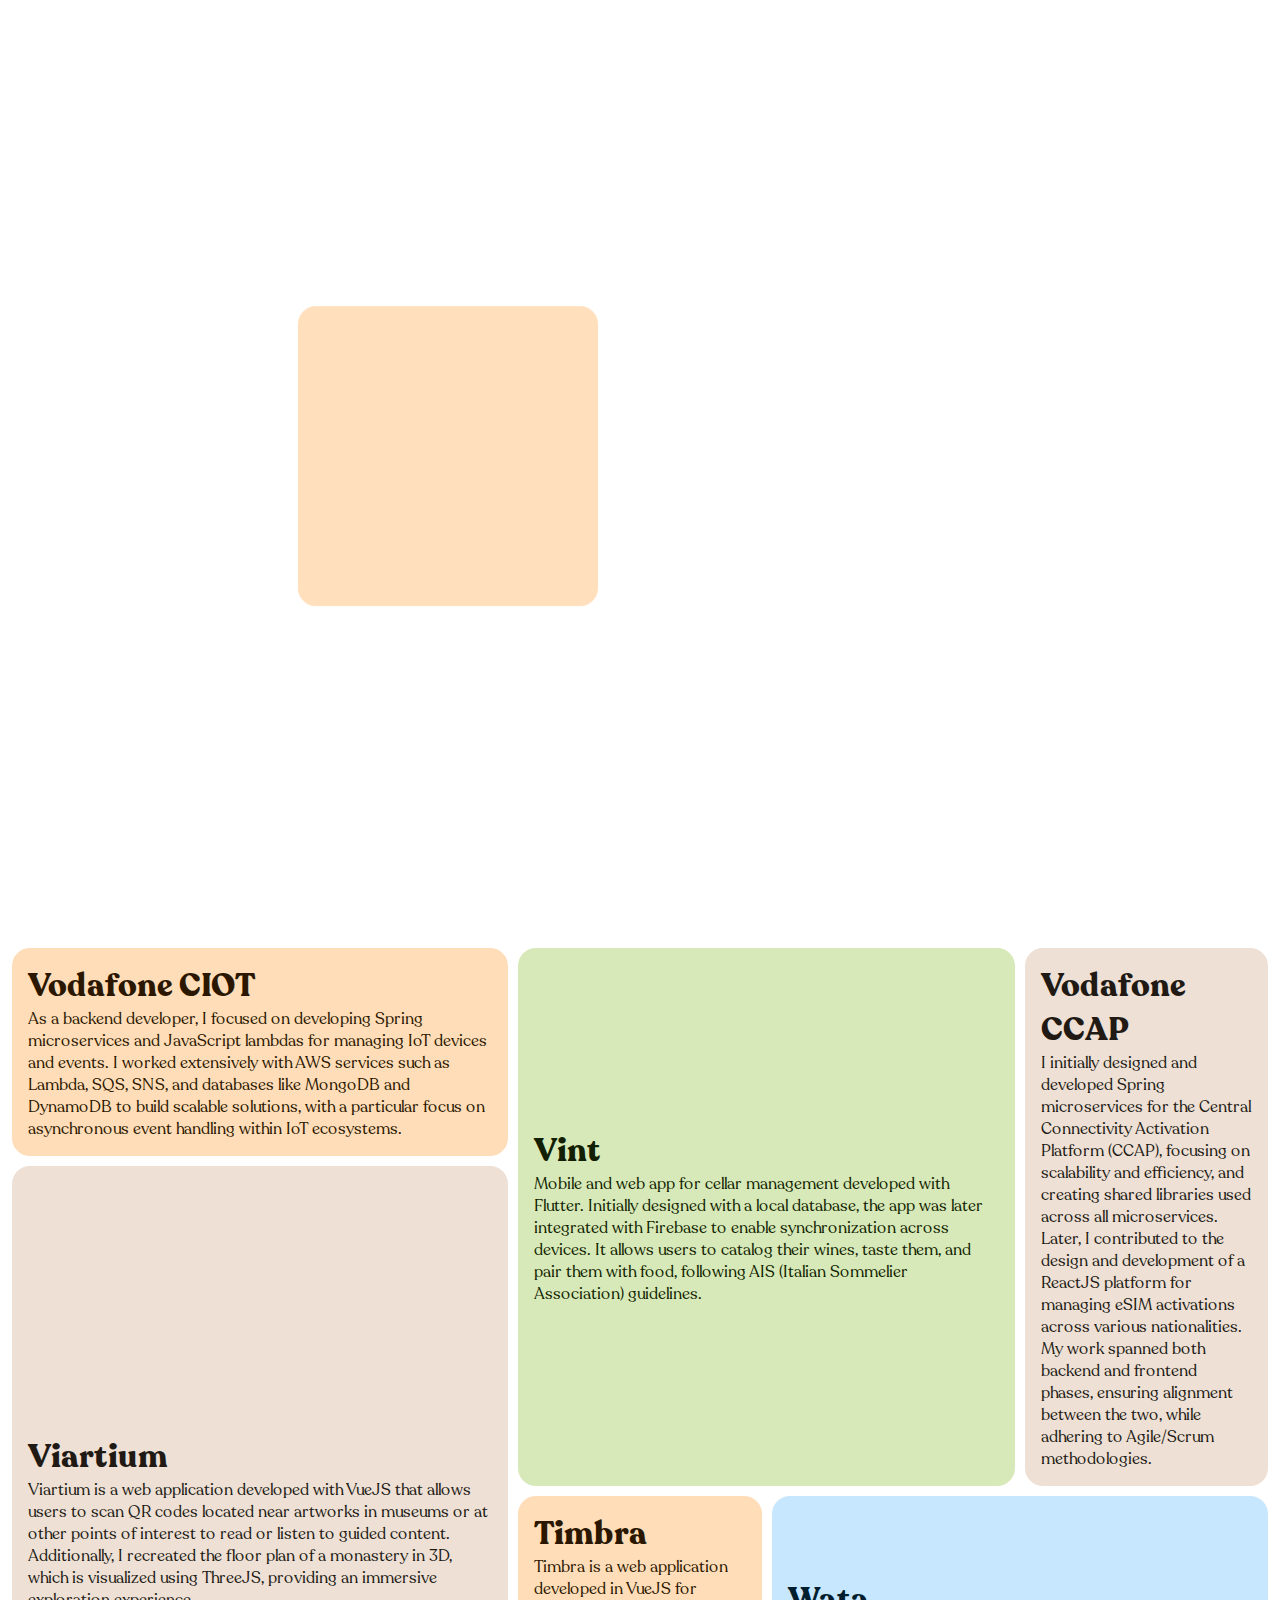
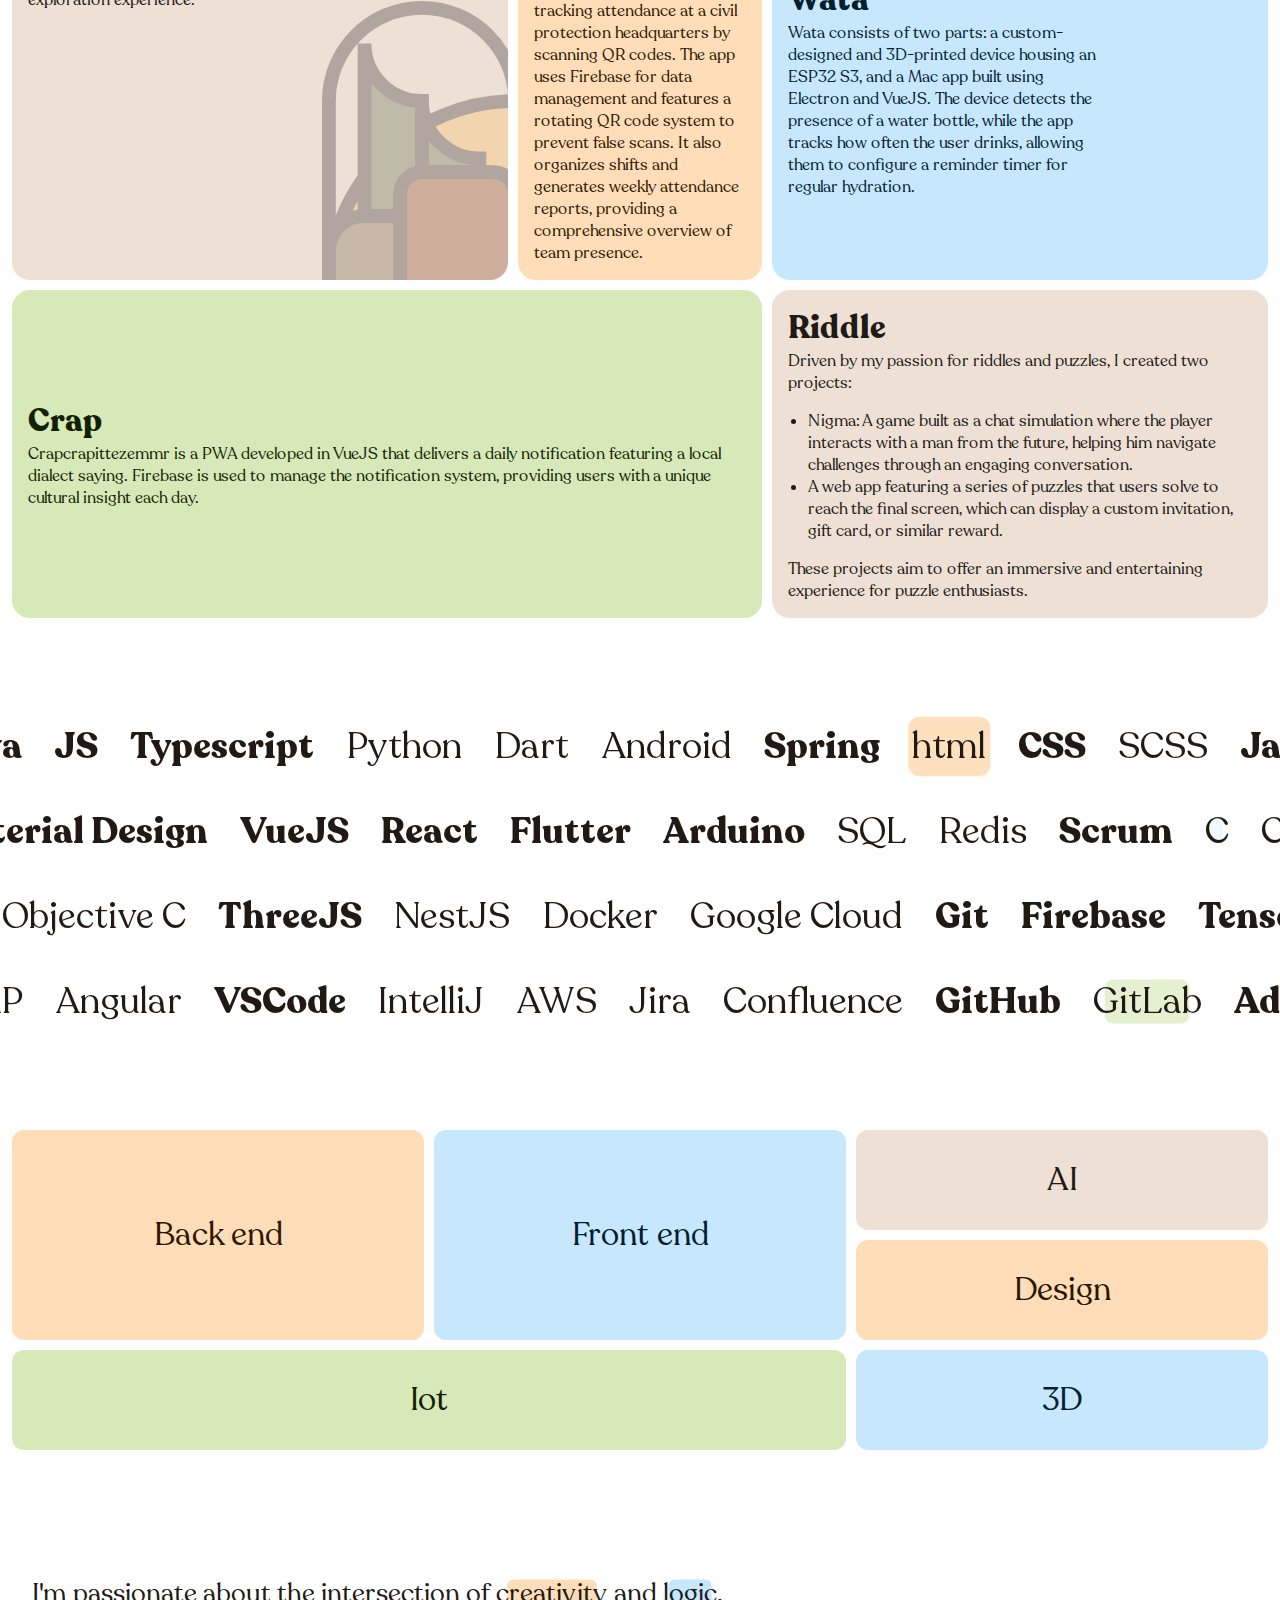
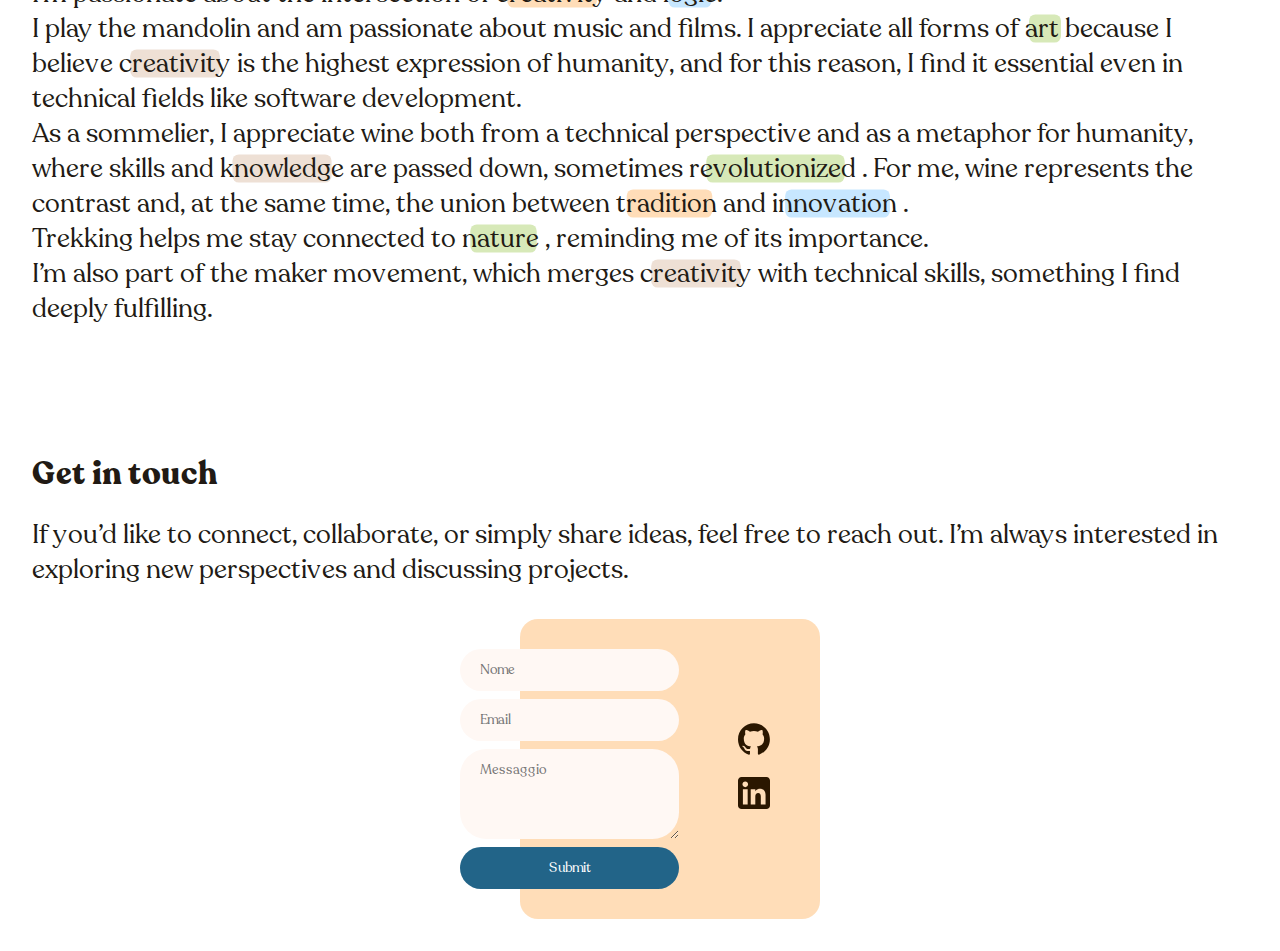
<file: index.html>
<!DOCTYPE html><html lang="en" class="light"> <head><meta charset="UTF-8"><meta name="description" content="Danilo Tomaccio's portfolio"><meta name="viewport" content="width=device-width, initial-scale=1.0"><link rel="icon" type="image/svg+xml" href="/favicon.svg"><meta name="generator" content="Astro v5.0.0-beta.3"><title>Danilo Tomaccio</title><link rel="stylesheet" href="https://fonts.googleapis.com/css2?family=Material+Symbols+Outlined:opsz,wght,FILL,GRAD@20..48,100..700,0..1,-50..200"><link rel="stylesheet" href="/_astro/cv.Ccb81-xN.css">
<link rel="stylesheet" href="/_astro/index.BYL7OTd4.css"></head> <body>  <div class="hero" data-astro-cid-ewxirvlt> <div class="description" data-astro-cid-ewxirvlt> <h1 id="name" data-astro-cid-ewxirvlt>Danilo Tomaccio</h1> <p id="description" data-astro-cid-ewxirvlt>
Full stack developer with web, mobile applications, IoT and automation
      systems experience.
</p> </div> <div id="hero-card" data-astro-cid-ewxirvlt></div> </div> <script type="module" src="/_astro/Hero.astro_astro_type_script_index_0_lang.6bDpLIuy.js"></script>  <div class="projects" data-astro-cid-qz6brpfc> <a href="https://www.vodafone.com/mobile-world-congress-2021/curve-bike-light-gps-tracker" class="card vodafone-ciot" data-astro-cid-qz6brpfc> <div class="title" data-astro-cid-qz6brpfc>Vodafone CIOT</div> <div class="description" data-astro-cid-qz6brpfc>
As a backend developer, I focused on developing Spring microservices and
      JavaScript lambdas for managing IoT devices and events. I worked
      extensively with AWS services such as Lambda, SQS, SNS, and databases like
      MongoDB and DynamoDB to build scalable solutions, with a particular focus
      on asynchronous event handling within IoT ecosystems.
</div> <div class="curve-img card-img" data-astro-cid-qz6brpfc> <img src="/_astro/curve.CgR7kwhU.webp" alt="" data-astro-cid-qz6brpfc> </div> </a> <a href="https://play.google.com/store/apps/details?id=com.fontiapp.wine" class="card vint" data-astro-cid-qz6brpfc> <div class="title" data-astro-cid-qz6brpfc>Vint</div> <div class="description" data-astro-cid-qz6brpfc>
Mobile and web app for cellar management developed with Flutter. Initially
      designed with a local database, the app was later integrated with Firebase
      to enable synchronization across devices. It allows users to catalog their
      wines, taste them, and pair them with food, following AIS (Italian
      Sommelier Association) guidelines.
</div> <div class="wine-img card-img" data-astro-cid-qz6brpfc> <img src="/_astro/dropped-wine.LKsOVvfr.png" alt="" data-astro-cid-qz6brpfc> </div> </a> <a href="https://onenumber.vodafone.com/" class="card vodafone-ccap" data-astro-cid-qz6brpfc> <div class="title" data-astro-cid-qz6brpfc>Vodafone CCAP</div> <div class="description" data-astro-cid-qz6brpfc>
I initially designed and developed Spring microservices for the Central
      Connectivity Activation Platform (CCAP), focusing on scalability and
      efficiency, and creating shared libraries used across all microservices.
      Later, I contributed to the design and development of a ReactJS platform
      for managing eSIM activations across various nationalities. My work
      spanned both backend and frontend phases, ensuring alignment between the
      two, while adhering to Agile/Scrum methodologies.
</div> </a> <a href="https://crapcrapittezemmr.com" class="card wata" data-astro-cid-qz6brpfc> <div class="title" data-astro-cid-qz6brpfc>Wata</div> <div class="description" data-astro-cid-qz6brpfc>
Wata consists of two parts: a custom-designed and 3D-printed device
      housing an ESP32 S3, and a Mac app built using Electron and VueJS. The
      device detects the presence of a water bottle, while the app tracks how
      often the user drinks, allowing them to configure a reminder timer for
      regular hydration.
</div> <div class="wata-img card-img" data-astro-cid-qz6brpfc> <img src="/_astro/wata3-thin-nob.DniTeNrT.png" alt="" data-astro-cid-qz6brpfc> </div> </a> <a href="https://bababasilicata.it" class="card timbra" data-astro-cid-qz6brpfc> <div class="title" data-astro-cid-qz6brpfc>Timbra</div> <div class="description" data-astro-cid-qz6brpfc>
Timbra is a web application developed in VueJS for tracking attendance at
      a civil protection headquarters by scanning QR codes. The app uses
      Firebase for data management and features a rotating QR code system to
      prevent false scans. It also organizes shifts and generates weekly
      attendance reports, providing a comprehensive overview of team presence.
</div> </a> <a href="https://danilotomaccio.github.io/viartium.com/" class="card carmine" data-astro-cid-qz6brpfc> <div class="title" data-astro-cid-qz6brpfc>Viartium</div> <div class="description" data-astro-cid-qz6brpfc>
Viartium is a web application developed with VueJS that allows users to
      scan QR codes located near artworks in museums or at other points of
      interest to read or listen to guided content. Additionally, I recreated
      the floor plan of a monastery in 3D, which is visualized using ThreeJS,
      providing an immersive exploration experience.
</div> <div class="viartium-img card-img" data-astro-cid-qz6brpfc> <img src="/_astro/monuments.Dupc9_Fj.svg" alt="" data-astro-cid-qz6brpfc> </div> </a> <a href="https://crapcrapittezemmr.com" class="card crap" data-astro-cid-qz6brpfc> <div class="title" data-astro-cid-qz6brpfc>Crap</div> <div class="description" data-astro-cid-qz6brpfc>
Crapcrapittezemmr is a PWA developed in VueJS that delivers a daily
      notification featuring a local dialect saying. Firebase is used to manage
      the notification system, providing users with a unique cultural insight
      each day.
</div> </a> <a href="https://danilotomaccio.github.io/" class="card riddle" data-astro-cid-qz6brpfc> <div class="title" data-astro-cid-qz6brpfc>Riddle</div> <div class="description" data-astro-cid-qz6brpfc>
Driven by my passion for riddles and puzzles, I created two projects:
<ul data-astro-cid-qz6brpfc> <li data-astro-cid-qz6brpfc>
Nigma: A game built as a chat simulation where the player interacts
          with a man from the future, helping him navigate challenges through an
          engaging conversation.
</li> <li data-astro-cid-qz6brpfc>
A web app featuring a series of puzzles that users solve to reach the
          final screen, which can display a custom invitation, gift card, or
          similar reward.
</li> </ul>
These projects aim to offer an immersive and entertaining experience for puzzle
      enthusiasts.
</div> </a> </div> <script type="module" src="/_astro/Projects.astro_astro_type_script_index_0_lang.Cpd6rZeg.js"></script>  <div class="lang-and-tools" data-astro-cid-h3h65p5u> <div class="lang-tool-row" data-astro-cid-h3h65p5u> <div class="lang-tool" data-astro-cid-h3h65p5u> <div class="highlight-rect" data-astro-cid-h3h65p5u></div> <span class="lang-label" data-astro-cid-h3h65p5u> <b data-astro-cid-h3h65p5u>Java</b> </span> </div><div class="lang-tool" data-astro-cid-h3h65p5u> <div class="highlight-rect" data-astro-cid-h3h65p5u></div> <span class="lang-label" data-astro-cid-h3h65p5u> <b data-astro-cid-h3h65p5u>JS</b> </span> </div><div class="lang-tool" data-astro-cid-h3h65p5u> <div class="highlight-rect" data-astro-cid-h3h65p5u></div> <span class="lang-label" data-astro-cid-h3h65p5u> <b data-astro-cid-h3h65p5u>Typescript</b> </span> </div><div class="lang-tool" data-astro-cid-h3h65p5u> <div class="highlight-rect" data-astro-cid-h3h65p5u></div> <span class="lang-label" data-astro-cid-h3h65p5u> Python </span> </div><div class="lang-tool" data-astro-cid-h3h65p5u> <div class="highlight-rect" data-astro-cid-h3h65p5u></div> <span class="lang-label" data-astro-cid-h3h65p5u> Dart </span> </div><div class="lang-tool" data-astro-cid-h3h65p5u> <div class="highlight-rect" data-astro-cid-h3h65p5u></div> <span class="lang-label" data-astro-cid-h3h65p5u> Android </span> </div><div class="lang-tool" data-astro-cid-h3h65p5u> <div class="highlight-rect" data-astro-cid-h3h65p5u></div> <span class="lang-label" data-astro-cid-h3h65p5u> <b data-astro-cid-h3h65p5u>Spring</b> </span> </div><div class="lang-tool" data-astro-cid-h3h65p5u> <div class="highlight-rect" data-astro-cid-h3h65p5u></div> <span class="lang-label" data-astro-cid-h3h65p5u> html </span> </div><div class="lang-tool" data-astro-cid-h3h65p5u> <div class="highlight-rect" data-astro-cid-h3h65p5u></div> <span class="lang-label" data-astro-cid-h3h65p5u> <b data-astro-cid-h3h65p5u>CSS</b> </span> </div><div class="lang-tool" data-astro-cid-h3h65p5u> <div class="highlight-rect" data-astro-cid-h3h65p5u></div> <span class="lang-label" data-astro-cid-h3h65p5u> SCSS </span> </div><div class="lang-tool" data-astro-cid-h3h65p5u> <div class="highlight-rect" data-astro-cid-h3h65p5u></div> <span class="lang-label" data-astro-cid-h3h65p5u> <b data-astro-cid-h3h65p5u>Java</b> </span> </div><div class="lang-tool" data-astro-cid-h3h65p5u> <div class="highlight-rect" data-astro-cid-h3h65p5u></div> <span class="lang-label" data-astro-cid-h3h65p5u> <b data-astro-cid-h3h65p5u>JS</b> </span> </div><div class="lang-tool" data-astro-cid-h3h65p5u> <div class="highlight-rect" data-astro-cid-h3h65p5u></div> <span class="lang-label" data-astro-cid-h3h65p5u> <b data-astro-cid-h3h65p5u>Typescript</b> </span> </div><div class="lang-tool" data-astro-cid-h3h65p5u> <div class="highlight-rect" data-astro-cid-h3h65p5u></div> <span class="lang-label" data-astro-cid-h3h65p5u> Python </span> </div><div class="lang-tool" data-astro-cid-h3h65p5u> <div class="highlight-rect" data-astro-cid-h3h65p5u></div> <span class="lang-label" data-astro-cid-h3h65p5u> Dart </span> </div><div class="lang-tool" data-astro-cid-h3h65p5u> <div class="highlight-rect" data-astro-cid-h3h65p5u></div> <span class="lang-label" data-astro-cid-h3h65p5u> Android </span> </div><div class="lang-tool" data-astro-cid-h3h65p5u> <div class="highlight-rect" data-astro-cid-h3h65p5u></div> <span class="lang-label" data-astro-cid-h3h65p5u> <b data-astro-cid-h3h65p5u>Spring</b> </span> </div><div class="lang-tool" data-astro-cid-h3h65p5u> <div class="highlight-rect" data-astro-cid-h3h65p5u></div> <span class="lang-label" data-astro-cid-h3h65p5u> html </span> </div><div class="lang-tool" data-astro-cid-h3h65p5u> <div class="highlight-rect" data-astro-cid-h3h65p5u></div> <span class="lang-label" data-astro-cid-h3h65p5u> <b data-astro-cid-h3h65p5u>CSS</b> </span> </div><div class="lang-tool" data-astro-cid-h3h65p5u> <div class="highlight-rect" data-astro-cid-h3h65p5u></div> <span class="lang-label" data-astro-cid-h3h65p5u> SCSS </span> </div> </div><div class="lang-tool-row" data-astro-cid-h3h65p5u> <div class="lang-tool" data-astro-cid-h3h65p5u> <div class="highlight-rect" data-astro-cid-h3h65p5u></div> <span class="lang-label" data-astro-cid-h3h65p5u> <b data-astro-cid-h3h65p5u>Material Design</b> </span> </div><div class="lang-tool" data-astro-cid-h3h65p5u> <div class="highlight-rect" data-astro-cid-h3h65p5u></div> <span class="lang-label" data-astro-cid-h3h65p5u> <b data-astro-cid-h3h65p5u>VueJS</b> </span> </div><div class="lang-tool" data-astro-cid-h3h65p5u> <div class="highlight-rect" data-astro-cid-h3h65p5u></div> <span class="lang-label" data-astro-cid-h3h65p5u> <b data-astro-cid-h3h65p5u>React</b> </span> </div><div class="lang-tool" data-astro-cid-h3h65p5u> <div class="highlight-rect" data-astro-cid-h3h65p5u></div> <span class="lang-label" data-astro-cid-h3h65p5u> <b data-astro-cid-h3h65p5u>Flutter</b> </span> </div><div class="lang-tool" data-astro-cid-h3h65p5u> <div class="highlight-rect" data-astro-cid-h3h65p5u></div> <span class="lang-label" data-astro-cid-h3h65p5u> <b data-astro-cid-h3h65p5u>Arduino</b> </span> </div><div class="lang-tool" data-astro-cid-h3h65p5u> <div class="highlight-rect" data-astro-cid-h3h65p5u></div> <span class="lang-label" data-astro-cid-h3h65p5u> SQL </span> </div><div class="lang-tool" data-astro-cid-h3h65p5u> <div class="highlight-rect" data-astro-cid-h3h65p5u></div> <span class="lang-label" data-astro-cid-h3h65p5u> Redis </span> </div><div class="lang-tool" data-astro-cid-h3h65p5u> <div class="highlight-rect" data-astro-cid-h3h65p5u></div> <span class="lang-label" data-astro-cid-h3h65p5u> <b data-astro-cid-h3h65p5u>Scrum</b> </span> </div><div class="lang-tool" data-astro-cid-h3h65p5u> <div class="highlight-rect" data-astro-cid-h3h65p5u></div> <span class="lang-label" data-astro-cid-h3h65p5u> C </span> </div><div class="lang-tool" data-astro-cid-h3h65p5u> <div class="highlight-rect" data-astro-cid-h3h65p5u></div> <span class="lang-label" data-astro-cid-h3h65p5u> C++ </span> </div><div class="lang-tool" data-astro-cid-h3h65p5u> <div class="highlight-rect" data-astro-cid-h3h65p5u></div> <span class="lang-label" data-astro-cid-h3h65p5u> <b data-astro-cid-h3h65p5u>Material Design</b> </span> </div><div class="lang-tool" data-astro-cid-h3h65p5u> <div class="highlight-rect" data-astro-cid-h3h65p5u></div> <span class="lang-label" data-astro-cid-h3h65p5u> <b data-astro-cid-h3h65p5u>VueJS</b> </span> </div><div class="lang-tool" data-astro-cid-h3h65p5u> <div class="highlight-rect" data-astro-cid-h3h65p5u></div> <span class="lang-label" data-astro-cid-h3h65p5u> <b data-astro-cid-h3h65p5u>React</b> </span> </div><div class="lang-tool" data-astro-cid-h3h65p5u> <div class="highlight-rect" data-astro-cid-h3h65p5u></div> <span class="lang-label" data-astro-cid-h3h65p5u> <b data-astro-cid-h3h65p5u>Flutter</b> </span> </div><div class="lang-tool" data-astro-cid-h3h65p5u> <div class="highlight-rect" data-astro-cid-h3h65p5u></div> <span class="lang-label" data-astro-cid-h3h65p5u> <b data-astro-cid-h3h65p5u>Arduino</b> </span> </div><div class="lang-tool" data-astro-cid-h3h65p5u> <div class="highlight-rect" data-astro-cid-h3h65p5u></div> <span class="lang-label" data-astro-cid-h3h65p5u> SQL </span> </div><div class="lang-tool" data-astro-cid-h3h65p5u> <div class="highlight-rect" data-astro-cid-h3h65p5u></div> <span class="lang-label" data-astro-cid-h3h65p5u> Redis </span> </div><div class="lang-tool" data-astro-cid-h3h65p5u> <div class="highlight-rect" data-astro-cid-h3h65p5u></div> <span class="lang-label" data-astro-cid-h3h65p5u> <b data-astro-cid-h3h65p5u>Scrum</b> </span> </div><div class="lang-tool" data-astro-cid-h3h65p5u> <div class="highlight-rect" data-astro-cid-h3h65p5u></div> <span class="lang-label" data-astro-cid-h3h65p5u> C </span> </div><div class="lang-tool" data-astro-cid-h3h65p5u> <div class="highlight-rect" data-astro-cid-h3h65p5u></div> <span class="lang-label" data-astro-cid-h3h65p5u> C++ </span> </div> </div><div class="lang-tool-row" data-astro-cid-h3h65p5u> <div class="lang-tool" data-astro-cid-h3h65p5u> <div class="highlight-rect" data-astro-cid-h3h65p5u></div> <span class="lang-label" data-astro-cid-h3h65p5u> C# </span> </div><div class="lang-tool" data-astro-cid-h3h65p5u> <div class="highlight-rect" data-astro-cid-h3h65p5u></div> <span class="lang-label" data-astro-cid-h3h65p5u> Objective C </span> </div><div class="lang-tool" data-astro-cid-h3h65p5u> <div class="highlight-rect" data-astro-cid-h3h65p5u></div> <span class="lang-label" data-astro-cid-h3h65p5u> <b data-astro-cid-h3h65p5u>ThreeJS</b> </span> </div><div class="lang-tool" data-astro-cid-h3h65p5u> <div class="highlight-rect" data-astro-cid-h3h65p5u></div> <span class="lang-label" data-astro-cid-h3h65p5u> NestJS </span> </div><div class="lang-tool" data-astro-cid-h3h65p5u> <div class="highlight-rect" data-astro-cid-h3h65p5u></div> <span class="lang-label" data-astro-cid-h3h65p5u> Docker </span> </div><div class="lang-tool" data-astro-cid-h3h65p5u> <div class="highlight-rect" data-astro-cid-h3h65p5u></div> <span class="lang-label" data-astro-cid-h3h65p5u> Google Cloud </span> </div><div class="lang-tool" data-astro-cid-h3h65p5u> <div class="highlight-rect" data-astro-cid-h3h65p5u></div> <span class="lang-label" data-astro-cid-h3h65p5u> <b data-astro-cid-h3h65p5u>Git</b> </span> </div><div class="lang-tool" data-astro-cid-h3h65p5u> <div class="highlight-rect" data-astro-cid-h3h65p5u></div> <span class="lang-label" data-astro-cid-h3h65p5u> <b data-astro-cid-h3h65p5u>Firebase</b> </span> </div><div class="lang-tool" data-astro-cid-h3h65p5u> <div class="highlight-rect" data-astro-cid-h3h65p5u></div> <span class="lang-label" data-astro-cid-h3h65p5u> <b data-astro-cid-h3h65p5u>TensorFlow JS</b> </span> </div><div class="lang-tool" data-astro-cid-h3h65p5u> <div class="highlight-rect" data-astro-cid-h3h65p5u></div> <span class="lang-label" data-astro-cid-h3h65p5u> TensorFlow </span> </div><div class="lang-tool" data-astro-cid-h3h65p5u> <div class="highlight-rect" data-astro-cid-h3h65p5u></div> <span class="lang-label" data-astro-cid-h3h65p5u> C# </span> </div><div class="lang-tool" data-astro-cid-h3h65p5u> <div class="highlight-rect" data-astro-cid-h3h65p5u></div> <span class="lang-label" data-astro-cid-h3h65p5u> Objective C </span> </div><div class="lang-tool" data-astro-cid-h3h65p5u> <div class="highlight-rect" data-astro-cid-h3h65p5u></div> <span class="lang-label" data-astro-cid-h3h65p5u> <b data-astro-cid-h3h65p5u>ThreeJS</b> </span> </div><div class="lang-tool" data-astro-cid-h3h65p5u> <div class="highlight-rect" data-astro-cid-h3h65p5u></div> <span class="lang-label" data-astro-cid-h3h65p5u> NestJS </span> </div><div class="lang-tool" data-astro-cid-h3h65p5u> <div class="highlight-rect" data-astro-cid-h3h65p5u></div> <span class="lang-label" data-astro-cid-h3h65p5u> Docker </span> </div><div class="lang-tool" data-astro-cid-h3h65p5u> <div class="highlight-rect" data-astro-cid-h3h65p5u></div> <span class="lang-label" data-astro-cid-h3h65p5u> Google Cloud </span> </div><div class="lang-tool" data-astro-cid-h3h65p5u> <div class="highlight-rect" data-astro-cid-h3h65p5u></div> <span class="lang-label" data-astro-cid-h3h65p5u> <b data-astro-cid-h3h65p5u>Git</b> </span> </div><div class="lang-tool" data-astro-cid-h3h65p5u> <div class="highlight-rect" data-astro-cid-h3h65p5u></div> <span class="lang-label" data-astro-cid-h3h65p5u> <b data-astro-cid-h3h65p5u>Firebase</b> </span> </div><div class="lang-tool" data-astro-cid-h3h65p5u> <div class="highlight-rect" data-astro-cid-h3h65p5u></div> <span class="lang-label" data-astro-cid-h3h65p5u> <b data-astro-cid-h3h65p5u>TensorFlow JS</b> </span> </div><div class="lang-tool" data-astro-cid-h3h65p5u> <div class="highlight-rect" data-astro-cid-h3h65p5u></div> <span class="lang-label" data-astro-cid-h3h65p5u> TensorFlow </span> </div> </div><div class="lang-tool-row" data-astro-cid-h3h65p5u> <div class="lang-tool" data-astro-cid-h3h65p5u> <div class="highlight-rect" data-astro-cid-h3h65p5u></div> <span class="lang-label" data-astro-cid-h3h65p5u> GSAP </span> </div><div class="lang-tool" data-astro-cid-h3h65p5u> <div class="highlight-rect" data-astro-cid-h3h65p5u></div> <span class="lang-label" data-astro-cid-h3h65p5u> Angular </span> </div><div class="lang-tool" data-astro-cid-h3h65p5u> <div class="highlight-rect" data-astro-cid-h3h65p5u></div> <span class="lang-label" data-astro-cid-h3h65p5u> <b data-astro-cid-h3h65p5u>VSCode</b> </span> </div><div class="lang-tool" data-astro-cid-h3h65p5u> <div class="highlight-rect" data-astro-cid-h3h65p5u></div> <span class="lang-label" data-astro-cid-h3h65p5u> IntelliJ </span> </div><div class="lang-tool" data-astro-cid-h3h65p5u> <div class="highlight-rect" data-astro-cid-h3h65p5u></div> <span class="lang-label" data-astro-cid-h3h65p5u> AWS </span> </div><div class="lang-tool" data-astro-cid-h3h65p5u> <div class="highlight-rect" data-astro-cid-h3h65p5u></div> <span class="lang-label" data-astro-cid-h3h65p5u> Jira </span> </div><div class="lang-tool" data-astro-cid-h3h65p5u> <div class="highlight-rect" data-astro-cid-h3h65p5u></div> <span class="lang-label" data-astro-cid-h3h65p5u> Confluence </span> </div><div class="lang-tool" data-astro-cid-h3h65p5u> <div class="highlight-rect" data-astro-cid-h3h65p5u></div> <span class="lang-label" data-astro-cid-h3h65p5u> <b data-astro-cid-h3h65p5u>GitHub</b> </span> </div><div class="lang-tool" data-astro-cid-h3h65p5u> <div class="highlight-rect" data-astro-cid-h3h65p5u></div> <span class="lang-label" data-astro-cid-h3h65p5u> GitLab </span> </div><div class="lang-tool" data-astro-cid-h3h65p5u> <div class="highlight-rect" data-astro-cid-h3h65p5u></div> <span class="lang-label" data-astro-cid-h3h65p5u> <b data-astro-cid-h3h65p5u>Adobe Illustrator</b> </span> </div><div class="lang-tool" data-astro-cid-h3h65p5u> <div class="highlight-rect" data-astro-cid-h3h65p5u></div> <span class="lang-label" data-astro-cid-h3h65p5u> GSAP </span> </div><div class="lang-tool" data-astro-cid-h3h65p5u> <div class="highlight-rect" data-astro-cid-h3h65p5u></div> <span class="lang-label" data-astro-cid-h3h65p5u> Angular </span> </div><div class="lang-tool" data-astro-cid-h3h65p5u> <div class="highlight-rect" data-astro-cid-h3h65p5u></div> <span class="lang-label" data-astro-cid-h3h65p5u> <b data-astro-cid-h3h65p5u>VSCode</b> </span> </div><div class="lang-tool" data-astro-cid-h3h65p5u> <div class="highlight-rect" data-astro-cid-h3h65p5u></div> <span class="lang-label" data-astro-cid-h3h65p5u> IntelliJ </span> </div><div class="lang-tool" data-astro-cid-h3h65p5u> <div class="highlight-rect" data-astro-cid-h3h65p5u></div> <span class="lang-label" data-astro-cid-h3h65p5u> AWS </span> </div><div class="lang-tool" data-astro-cid-h3h65p5u> <div class="highlight-rect" data-astro-cid-h3h65p5u></div> <span class="lang-label" data-astro-cid-h3h65p5u> Jira </span> </div><div class="lang-tool" data-astro-cid-h3h65p5u> <div class="highlight-rect" data-astro-cid-h3h65p5u></div> <span class="lang-label" data-astro-cid-h3h65p5u> Confluence </span> </div><div class="lang-tool" data-astro-cid-h3h65p5u> <div class="highlight-rect" data-astro-cid-h3h65p5u></div> <span class="lang-label" data-astro-cid-h3h65p5u> <b data-astro-cid-h3h65p5u>GitHub</b> </span> </div><div class="lang-tool" data-astro-cid-h3h65p5u> <div class="highlight-rect" data-astro-cid-h3h65p5u></div> <span class="lang-label" data-astro-cid-h3h65p5u> GitLab </span> </div><div class="lang-tool" data-astro-cid-h3h65p5u> <div class="highlight-rect" data-astro-cid-h3h65p5u></div> <span class="lang-label" data-astro-cid-h3h65p5u> <b data-astro-cid-h3h65p5u>Adobe Illustrator</b> </span> </div> </div> </div> <div class="skills" data-astro-cid-h3h65p5u> <div class="skill" id="back-end" data-astro-cid-h3h65p5u>Back end</div> <div class="skill" id="front-end" data-astro-cid-h3h65p5u>Front end</div> <div class="skill" id="iot" data-astro-cid-h3h65p5u>Iot</div> <div class="skill" id="ai" data-astro-cid-h3h65p5u>AI</div> <div class="skill" id="design" data-astro-cid-h3h65p5u>Design</div> <div class="skill" id="three-d" data-astro-cid-h3h65p5u>3D</div> </div> <script type="module" src="/_astro/SkillsAndTools.astro_astro_type_script_index_0_lang.ClXgc-xO.js"></script>  <div class="interests" data-astro-cid-4kwplw25>
I'm passionate about the intersection of <span class="prim" data-astro-cid-4kwplw25>creativity</span> and
<span class="sec" data-astro-cid-4kwplw25>logic</span>.
<br data-astro-cid-4kwplw25>
I play the mandolin and am passionate about music and films. I appreciate all forms
  of
<span class="ter" data-astro-cid-4kwplw25> art </span>
because I believe
<span class="surf" data-astro-cid-4kwplw25>creativity</span> is the highest expression of humanity, and
  for this reason, I find it essential even in technical fields like software development.
<br data-astro-cid-4kwplw25>
As a sommelier, I appreciate wine both from a technical perspective and as a metaphor
  for humanity, where skills and
<span class="surf" data-astro-cid-4kwplw25>knowledge</span>
are passed down, sometimes
<span class="ter" data-astro-cid-4kwplw25> revolutionized </span>. For me, wine represents the
  contrast and, at the same time, the union between
<span class="prim" data-astro-cid-4kwplw25> tradition </span>
and
<span class="sec" data-astro-cid-4kwplw25> innovation </span>.
<br data-astro-cid-4kwplw25>
Trekking helps me stay connected to
<span class="ter" data-astro-cid-4kwplw25> nature </span>, reminding me of its importance.
<br data-astro-cid-4kwplw25>
I’m also part of the maker movement, which merges <span class="surf" data-astro-cid-4kwplw25>creativity</span> with technical skills,
  something I find deeply fulfilling.
</div> <!-- <script>
  import { gsap } from "gsap";
  import { ScrollTrigger } from "gsap/ScrollTrigger";
</script> -->  <div class="get-in-touch" data-astro-cid-ui6oney5> <h1 data-astro-cid-ui6oney5>Get in touch</h1> <div class="text" data-astro-cid-ui6oney5>
If you’d like to connect, collaborate, or simply share ideas, feel free to
    reach out. I’m always interested in exploring new perspectives and
    discussing projects.
</div> <div class="contact-form" data-astro-cid-ui6oney5> <div class="bg-box" data-astro-cid-ui6oney5></div> <div class="input-fields" data-astro-cid-ui6oney5> <input id="name-field" type="text" name="nameInput" placeholder="Nome" required data-astro-cid-ui6oney5> <input id="email-field" type="email" name="email" placeholder="Email" required data-astro-cid-ui6oney5> <textarea id="message-field" name="message" placeholder="Messaggio" required data-astro-cid-ui6oney5></textarea> <button id="submit-button" data-astro-cid-ui6oney5>Submit</button> </div> <div id="loading" data-astro-cid-ui6oney5>Sending...</div> <div id="result-message" data-astro-cid-ui6oney5></div> <div class="socials" data-astro-cid-ui6oney5> <div class="socials" data-astro-cid-upu6fzxr> <a href="https://github.com/danilotomaccio" id="github-logo" data-astro-cid-upu6fzxr> <svg width="32" height="32" viewBox="0 0 98 96" xmlns="http://www.w3.org/2000/svg" data-astro-cid-upu6fzxr><path fill-rule="evenodd" clip-rule="evenodd" d="M48.854 0C21.839 0 0 22 0 49.217c0 21.756 13.993 40.172 33.405 46.69 2.427.49 3.316-1.059 3.316-2.362 0-1.141-.08-5.052-.08-9.127-13.59 2.934-16.42-5.867-16.42-5.867-2.184-5.704-5.42-7.17-5.42-7.17-4.448-3.015.324-3.015.324-3.015 4.934.326 7.523 5.052 7.523 5.052 4.367 7.496 11.404 5.378 14.235 4.074.404-3.178 1.699-5.378 3.074-6.6-10.839-1.141-22.243-5.378-22.243-24.283 0-5.378 1.94-9.778 5.014-13.2-.485-1.222-2.184-6.275.486-13.038 0 0 4.125-1.304 13.426 5.052a46.97 46.97 0 0 1 12.214-1.63c4.125 0 8.33.571 12.213 1.63 9.302-6.356 13.427-5.052 13.427-5.052 2.67 6.763.97 11.816.485 13.038 3.155 3.422 5.015 7.822 5.015 13.2 0 18.905-11.404 23.06-22.324 24.283 1.78 1.548 3.316 4.481 3.316 9.126 0 6.6-.08 11.897-.08 13.526 0 1.304.89 2.853 3.316 2.364 19.412-6.52 33.405-24.935 33.405-46.691C97.707 22 75.788 0 48.854 0z" fill="var(--md-sys-color-on-primary-container)" data-astro-cid-upu6fzxr></path></svg> </a> <a href="https://www.linkedin.com/in/danilo-tomaccio/" id="linkedin-logo" data-astro-cid-upu6fzxr> <svg id="Layer_1" xmlns="http://www.w3.org/2000/svg" viewBox="0 0 72 72" width="32" height="32" data-astro-cid-upu6fzxr> <path d="M64,0H8C3.58,0,0,3.58,0,8v56c0,4.42,3.58,8,8,8h56c4.42,0,8-3.58,8-8V8c0-4.42-3.58-8-8-8ZM21.77,62h-10.74V27.33h10.74v34.67ZM16.35,22.79c-3.51,0-6.35-2.86-6.35-6.4s2.84-6.4,6.35-6.4,6.35,2.86,6.35,6.4-2.84,6.4-6.35,6.4ZM62,62h-10.68v-18.2c0-4.99-1.9-7.78-5.84-7.78-4.3,0-6.54,2.9-6.54,7.78v18.2h-10.3V27.33h10.3v4.67s3.1-5.73,10.45-5.73,12.62,4.49,12.62,13.78v21.95Z" style="fill-rule: evenodd;" fill="var(--md-sys-color-on-primary-container)" data-astro-cid-upu6fzxr></path> </svg> </a> </div>  </div> </div> </div> <script type="module" src="/_astro/GetInTouch.astro_astro_type_script_index_0_lang.DlXJ0fDS.js"></script>   <script>
  const theme = (() => {
    if (typeof localStorage !== "undefined" && localStorage.getItem("theme")) {
      return localStorage.getItem("theme");
    }
    if (window.matchMedia("(prefers-color-scheme: dark)").matches) {
      return "dark";
    }
    return "light";
  })();

  if (theme === 'light') {
    document.documentElement.classList.remove('dark');
  } else {
    document.documentElement.classList.add('dark');
  }
</script> </body></html>
</file>
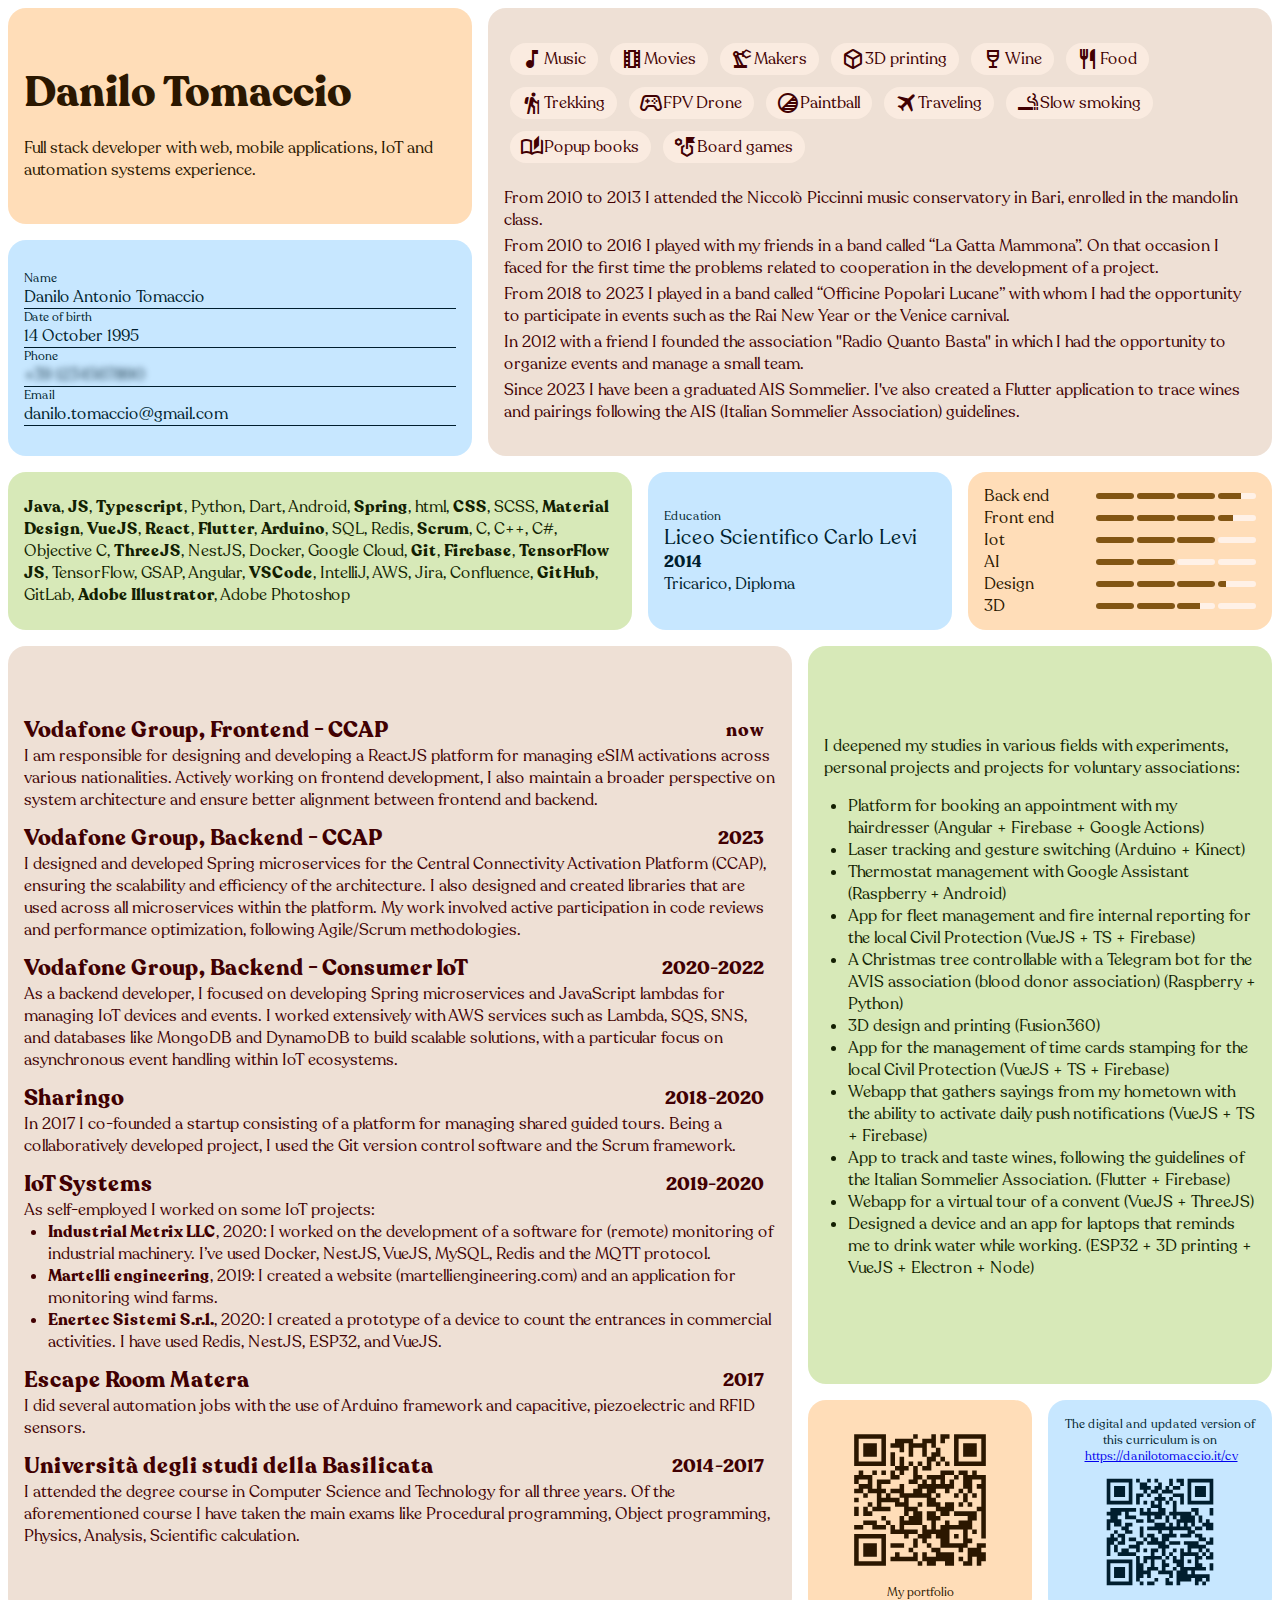
<file: cv/index.html>
<!DOCTYPE html><html lang="en"> <head><meta charset="UTF-8"><meta name="description" content="Digital version of Danilo Tomaccio's CV"><meta name="viewport" content="width=device-width"><link rel="icon" type="image/svg+xml" href="/favicon.svg"><meta name="generator" content="Astro v5.0.0-beta.3"><title>Danilo Tomaccio</title><link rel="stylesheet" href="https://fonts.googleapis.com/css2?family=Material+Symbols+Outlined:opsz,wght,FILL,GRAD@20..48,100..700,0..1,-50..200"><link rel="stylesheet" href="/_astro/cv.Ccb81-xN.css">
<link rel="stylesheet" href="/_astro/cv.DbnP8EGm.css"></head> <body class="light">  <div class="card intro" data-astro-cid-d6t74avb>  <h1 data-astro-cid-cvmelewm>
Danilo Tomaccio
</h1> <p data-astro-cid-cvmelewm>
Full stack developer with web, mobile
applications, IoT and automation systems
experience.
</p>   </div>  <div class="card personal-data" data-astro-cid-d6t74avb>  <div class="personal-data" data-astro-cid-c6iuerjo> <div class="row" data-astro-cid-c6iuerjo> <div class="label" data-astro-cid-c6iuerjo> Name </div> <div title class="value" data-astro-cid-c6iuerjo> Danilo Antonio Tomaccio </div> </div>

		<div class="divider" data-astro-cid-c6iuerjo></div><div class="row" data-astro-cid-c6iuerjo> <div class="label" data-astro-cid-c6iuerjo> Date of birth </div> <div title class="value" data-astro-cid-c6iuerjo> 14 October 1995 </div> </div>

		<div class="divider" data-astro-cid-c6iuerjo></div><div class="row" data-astro-cid-c6iuerjo> <div class="label" data-astro-cid-c6iuerjo> Phone </div> <div title="Sensitive data is not shown in the digital version" class="value censored" data-astro-cid-c6iuerjo> +39 1234567890 </div> </div>

		<div class="divider" data-astro-cid-c6iuerjo></div><div class="row" data-astro-cid-c6iuerjo> <div class="label" data-astro-cid-c6iuerjo> Email </div> <div title class="value" data-astro-cid-c6iuerjo> danilo.tomaccio@gmail.com </div> </div>

		<div class="divider" data-astro-cid-c6iuerjo></div> </div>   </div>  <div class="card lang-and-tools" data-astro-cid-d6t74avb>  <div class="lang-and-tools"> <b>Java</b>, <b>JS</b>, <b>Typescript</b>, Python, Dart, Android, <b>Spring</b>, html, <b>CSS</b>, SCSS, <b>Material Design</b>, <b>VueJS</b>, <b>React</b>, <b>Flutter</b>, <b>Arduino</b>, SQL, Redis, <b>Scrum</b>, C, C++, C#, Objective C, <b>ThreeJS</b>, NestJS, Docker, Google Cloud, <b>Git</b>, <b>Firebase</b>, <b>TensorFlow JS</b>, TensorFlow, GSAP, Angular, <b>VSCode</b>, IntelliJ, AWS, Jira, Confluence, <b>GitHub</b>, GitLab, <b>Adobe Illustrator</b>, Adobe Photoshop  </div>  </div>  <div class="card hobbies" data-astro-cid-d6t74avb>  <div class="hobbies" data-astro-cid-lcq6rmb3> <div class="iconsContainer" data-astro-cid-lcq6rmb3> <div class="hobby-icon" data-astro-cid-lcq6rmb3> <span class="material-symbols-outlined" data-astro-cid-lcq6rmb3>music_note</span> <label for="icon" data-astro-cid-lcq6rmb3>Music</label> </div><div class="hobby-icon" data-astro-cid-lcq6rmb3> <span class="material-symbols-outlined" data-astro-cid-lcq6rmb3>theaters</span> <label for="icon" data-astro-cid-lcq6rmb3>Movies</label> </div><div class="hobby-icon" data-astro-cid-lcq6rmb3> <span class="material-symbols-outlined" data-astro-cid-lcq6rmb3>precision_manufacturing</span> <label for="icon" data-astro-cid-lcq6rmb3>Makers</label> </div><div class="hobby-icon" data-astro-cid-lcq6rmb3> <span class="material-symbols-outlined" data-astro-cid-lcq6rmb3>deployed_code</span> <label for="icon" data-astro-cid-lcq6rmb3>3D printing</label> </div><div class="hobby-icon" data-astro-cid-lcq6rmb3> <span class="material-symbols-outlined" data-astro-cid-lcq6rmb3>wine_bar</span> <label for="icon" data-astro-cid-lcq6rmb3>Wine</label> </div><div class="hobby-icon" data-astro-cid-lcq6rmb3> <span class="material-symbols-outlined" data-astro-cid-lcq6rmb3>restaurant</span> <label for="icon" data-astro-cid-lcq6rmb3>Food</label> </div><div class="hobby-icon" data-astro-cid-lcq6rmb3> <span class="material-symbols-outlined" data-astro-cid-lcq6rmb3>hiking</span> <label for="icon" data-astro-cid-lcq6rmb3>Trekking</label> </div><div class="hobby-icon" data-astro-cid-lcq6rmb3> <span class="material-symbols-outlined" data-astro-cid-lcq6rmb3>stadia_controller</span> <label for="icon" data-astro-cid-lcq6rmb3>FPV Drone</label> </div><div class="hobby-icon" data-astro-cid-lcq6rmb3> <span class="material-symbols-outlined" data-astro-cid-lcq6rmb3>stroke_partial</span> <label for="icon" data-astro-cid-lcq6rmb3>Paintball</label> </div><div class="hobby-icon" data-astro-cid-lcq6rmb3> <span class="material-symbols-outlined" data-astro-cid-lcq6rmb3>travel</span> <label for="icon" data-astro-cid-lcq6rmb3>Traveling</label> </div><div class="hobby-icon" data-astro-cid-lcq6rmb3> <span class="material-symbols-outlined" data-astro-cid-lcq6rmb3>smoking_rooms</span> <label for="icon" data-astro-cid-lcq6rmb3>Slow smoking</label> </div><div class="hobby-icon" data-astro-cid-lcq6rmb3> <span class="material-symbols-outlined" data-astro-cid-lcq6rmb3>auto_stories</span> <label for="icon" data-astro-cid-lcq6rmb3>Popup books</label> </div><div class="hobby-icon" data-astro-cid-lcq6rmb3> <span class="material-symbols-outlined" data-astro-cid-lcq6rmb3>strategy</span> <label for="icon" data-astro-cid-lcq6rmb3>Board games</label> </div> </div> <div class="container" data-astro-cid-lcq6rmb3> <div class="hobby-text" data-astro-cid-lcq6rmb3> From 2010 to 2013 I attended the Niccolò Piccinni music conservatory in Bari, enrolled in the mandolin class. </div><div class="hobby-text" data-astro-cid-lcq6rmb3> From 2010 to 2016 I played with my friends in a band called “La Gatta Mammona”. On that occasion I faced for the first time the problems related to cooperation in the development of a project. </div><div class="hobby-text" data-astro-cid-lcq6rmb3> From 2018 to 2023 I played in a band called “Officine Popolari Lucane” with whom I had the opportunity to participate in events such as the Rai New Year or the Venice carnival. </div><div class="hobby-text" data-astro-cid-lcq6rmb3> In 2012 with a friend I founded the association &quot;Radio Quanto Basta&quot; in which I had the opportunity to organize events and manage a small team. </div><div class="hobby-text" data-astro-cid-lcq6rmb3> Since 2023 I have been a graduated AIS Sommelier. I&#39;ve also created a Flutter application to trace wines and pairings following the AIS (Italian Sommelier Association) guidelines. </div> </div> </div>   </div>  <div class="card education" data-astro-cid-d6t74avb>  <div class="education" data-astro-cid-fyrm5kzs> <div class="subt" data-astro-cid-fyrm5kzs>Education</div> <div class="education-item" data-astro-cid-fyrm5kzs> <div class="title" data-astro-cid-fyrm5kzs> Liceo Scientifico Carlo Levi </div> <div class="year" data-astro-cid-fyrm5kzs> 2014 </div> <div class="description" data-astro-cid-fyrm5kzs> Tricarico, Diploma </div> </div> </div>   </div>  <div class="card skills" data-astro-cid-d6t74avb>  <div class="skills" data-astro-cid-bgpfwieo> <div class="skill" data-astro-cid-bgpfwieo> Back end  <script>(function(){const progress = 90;
const id = "back-end";

    
    function fillSegments() {
        const progressBar = document.getElementById(`progress-${id}`);
        const segments = progressBar.getElementsByClassName('segment');
        const fullSegments = Math.floor(progress / 25);
        const notFullPerc = (progress % 25) / 25 * 100;

        for (let i = 0; i < segments.length; i++) {
            const segment = segments[i];

            if (i < fullSegments) {
                segment.children[0].style.width = `100%`;
            } else if (i === fullSegments) {
                segment.children[0].style.width = `${notFullPerc}%`;
            } else {
                segment.children[0].style.width = `0%`;
            }
        }
    }

    document.addEventListener('DOMContentLoaded', fillSegments);
})();</script> <div id="progress-back-end" class="progress" data-astro-cid-sxxjzbaf> <div class="segment" data-astro-cid-sxxjzbaf> <div class="segment-v" data-astro-cid-sxxjzbaf></div> </div> <div class="segment" data-astro-cid-sxxjzbaf> <div class="segment-v" data-astro-cid-sxxjzbaf></div> </div> <div class="segment" data-astro-cid-sxxjzbaf> <div class="segment-v" data-astro-cid-sxxjzbaf></div> </div> <div class="segment" data-astro-cid-sxxjzbaf> <div class="segment-v" data-astro-cid-sxxjzbaf></div> </div> </div>   </div><div class="skill" data-astro-cid-bgpfwieo> Front end  <script>(function(){const progress = 85;
const id = "front-end";

    
    function fillSegments() {
        const progressBar = document.getElementById(`progress-${id}`);
        const segments = progressBar.getElementsByClassName('segment');
        const fullSegments = Math.floor(progress / 25);
        const notFullPerc = (progress % 25) / 25 * 100;

        for (let i = 0; i < segments.length; i++) {
            const segment = segments[i];

            if (i < fullSegments) {
                segment.children[0].style.width = `100%`;
            } else if (i === fullSegments) {
                segment.children[0].style.width = `${notFullPerc}%`;
            } else {
                segment.children[0].style.width = `0%`;
            }
        }
    }

    document.addEventListener('DOMContentLoaded', fillSegments);
})();</script> <div id="progress-front-end" class="progress" data-astro-cid-sxxjzbaf> <div class="segment" data-astro-cid-sxxjzbaf> <div class="segment-v" data-astro-cid-sxxjzbaf></div> </div> <div class="segment" data-astro-cid-sxxjzbaf> <div class="segment-v" data-astro-cid-sxxjzbaf></div> </div> <div class="segment" data-astro-cid-sxxjzbaf> <div class="segment-v" data-astro-cid-sxxjzbaf></div> </div> <div class="segment" data-astro-cid-sxxjzbaf> <div class="segment-v" data-astro-cid-sxxjzbaf></div> </div> </div>   </div><div class="skill" data-astro-cid-bgpfwieo> Iot  <script>(function(){const progress = 75;
const id = "iot";

    
    function fillSegments() {
        const progressBar = document.getElementById(`progress-${id}`);
        const segments = progressBar.getElementsByClassName('segment');
        const fullSegments = Math.floor(progress / 25);
        const notFullPerc = (progress % 25) / 25 * 100;

        for (let i = 0; i < segments.length; i++) {
            const segment = segments[i];

            if (i < fullSegments) {
                segment.children[0].style.width = `100%`;
            } else if (i === fullSegments) {
                segment.children[0].style.width = `${notFullPerc}%`;
            } else {
                segment.children[0].style.width = `0%`;
            }
        }
    }

    document.addEventListener('DOMContentLoaded', fillSegments);
})();</script> <div id="progress-iot" class="progress" data-astro-cid-sxxjzbaf> <div class="segment" data-astro-cid-sxxjzbaf> <div class="segment-v" data-astro-cid-sxxjzbaf></div> </div> <div class="segment" data-astro-cid-sxxjzbaf> <div class="segment-v" data-astro-cid-sxxjzbaf></div> </div> <div class="segment" data-astro-cid-sxxjzbaf> <div class="segment-v" data-astro-cid-sxxjzbaf></div> </div> <div class="segment" data-astro-cid-sxxjzbaf> <div class="segment-v" data-astro-cid-sxxjzbaf></div> </div> </div>   </div><div class="skill" data-astro-cid-bgpfwieo> AI  <script>(function(){const progress = 50;
const id = "ai";

    
    function fillSegments() {
        const progressBar = document.getElementById(`progress-${id}`);
        const segments = progressBar.getElementsByClassName('segment');
        const fullSegments = Math.floor(progress / 25);
        const notFullPerc = (progress % 25) / 25 * 100;

        for (let i = 0; i < segments.length; i++) {
            const segment = segments[i];

            if (i < fullSegments) {
                segment.children[0].style.width = `100%`;
            } else if (i === fullSegments) {
                segment.children[0].style.width = `${notFullPerc}%`;
            } else {
                segment.children[0].style.width = `0%`;
            }
        }
    }

    document.addEventListener('DOMContentLoaded', fillSegments);
})();</script> <div id="progress-ai" class="progress" data-astro-cid-sxxjzbaf> <div class="segment" data-astro-cid-sxxjzbaf> <div class="segment-v" data-astro-cid-sxxjzbaf></div> </div> <div class="segment" data-astro-cid-sxxjzbaf> <div class="segment-v" data-astro-cid-sxxjzbaf></div> </div> <div class="segment" data-astro-cid-sxxjzbaf> <div class="segment-v" data-astro-cid-sxxjzbaf></div> </div> <div class="segment" data-astro-cid-sxxjzbaf> <div class="segment-v" data-astro-cid-sxxjzbaf></div> </div> </div>   </div><div class="skill" data-astro-cid-bgpfwieo> Design  <script>(function(){const progress = 80;
const id = "design";

    
    function fillSegments() {
        const progressBar = document.getElementById(`progress-${id}`);
        const segments = progressBar.getElementsByClassName('segment');
        const fullSegments = Math.floor(progress / 25);
        const notFullPerc = (progress % 25) / 25 * 100;

        for (let i = 0; i < segments.length; i++) {
            const segment = segments[i];

            if (i < fullSegments) {
                segment.children[0].style.width = `100%`;
            } else if (i === fullSegments) {
                segment.children[0].style.width = `${notFullPerc}%`;
            } else {
                segment.children[0].style.width = `0%`;
            }
        }
    }

    document.addEventListener('DOMContentLoaded', fillSegments);
})();</script> <div id="progress-design" class="progress" data-astro-cid-sxxjzbaf> <div class="segment" data-astro-cid-sxxjzbaf> <div class="segment-v" data-astro-cid-sxxjzbaf></div> </div> <div class="segment" data-astro-cid-sxxjzbaf> <div class="segment-v" data-astro-cid-sxxjzbaf></div> </div> <div class="segment" data-astro-cid-sxxjzbaf> <div class="segment-v" data-astro-cid-sxxjzbaf></div> </div> <div class="segment" data-astro-cid-sxxjzbaf> <div class="segment-v" data-astro-cid-sxxjzbaf></div> </div> </div>   </div><div class="skill" data-astro-cid-bgpfwieo> 3D  <script>(function(){const progress = 65;
const id = "3d";

    
    function fillSegments() {
        const progressBar = document.getElementById(`progress-${id}`);
        const segments = progressBar.getElementsByClassName('segment');
        const fullSegments = Math.floor(progress / 25);
        const notFullPerc = (progress % 25) / 25 * 100;

        for (let i = 0; i < segments.length; i++) {
            const segment = segments[i];

            if (i < fullSegments) {
                segment.children[0].style.width = `100%`;
            } else if (i === fullSegments) {
                segment.children[0].style.width = `${notFullPerc}%`;
            } else {
                segment.children[0].style.width = `0%`;
            }
        }
    }

    document.addEventListener('DOMContentLoaded', fillSegments);
})();</script> <div id="progress-3d" class="progress" data-astro-cid-sxxjzbaf> <div class="segment" data-astro-cid-sxxjzbaf> <div class="segment-v" data-astro-cid-sxxjzbaf></div> </div> <div class="segment" data-astro-cid-sxxjzbaf> <div class="segment-v" data-astro-cid-sxxjzbaf></div> </div> <div class="segment" data-astro-cid-sxxjzbaf> <div class="segment-v" data-astro-cid-sxxjzbaf></div> </div> <div class="segment" data-astro-cid-sxxjzbaf> <div class="segment-v" data-astro-cid-sxxjzbaf></div> </div> </div>   </div> </div>   </div>  <div class="card experiences" data-astro-cid-d6t74avb>  <div class="experiences" data-astro-cid-e5bwbiet> <div class="experience" data-astro-cid-e5bwbiet> <div class="experience-head" data-astro-cid-e5bwbiet> <div class="experience-title" data-astro-cid-e5bwbiet>Vodafone Group, Frontend - CCAP</div> <div class="year" data-astro-cid-e5bwbiet>now</div> </div> <div class="experience-description" data-astro-cid-e5bwbiet>I am responsible for designing and developing a ReactJS platform for managing eSIM activations across various nationalities. Actively working on frontend development, I also maintain a broader perspective on system architecture and ensure better alignment between frontend and backend.</div> </div><div class="experience" data-astro-cid-e5bwbiet> <div class="experience-head" data-astro-cid-e5bwbiet> <div class="experience-title" data-astro-cid-e5bwbiet>Vodafone Group, Backend - CCAP</div> <div class="year" data-astro-cid-e5bwbiet>2023</div> </div> <div class="experience-description" data-astro-cid-e5bwbiet>I designed and developed Spring microservices for the Central Connectivity Activation Platform (CCAP), ensuring the scalability and efficiency of the architecture.  I also designed and created libraries that are used across all microservices within the platform. My work involved active participation in code reviews and performance optimization, following Agile/Scrum methodologies.</div> </div><div class="experience" data-astro-cid-e5bwbiet> <div class="experience-head" data-astro-cid-e5bwbiet> <div class="experience-title" data-astro-cid-e5bwbiet>Vodafone Group, Backend - Consumer IoT</div> <div class="year" data-astro-cid-e5bwbiet>2020-2022</div> </div> <div class="experience-description" data-astro-cid-e5bwbiet>As a backend developer, I focused on developing Spring microservices and JavaScript lambdas for managing IoT devices and events. I worked extensively with AWS services such as Lambda, SQS, SNS, and databases like MongoDB and DynamoDB to build scalable solutions, with a particular focus on asynchronous event handling within IoT ecosystems.</div> </div><div class="experience" data-astro-cid-e5bwbiet> <div class="experience-head" data-astro-cid-e5bwbiet> <div class="experience-title" data-astro-cid-e5bwbiet>Sharingo</div> <div class="year" data-astro-cid-e5bwbiet>2018-2020</div> </div> <div class="experience-description" data-astro-cid-e5bwbiet>In 2017 I co-founded a startup consisting of a platform for managing shared guided tours. Being a collaboratively developed project, I used the Git version control software and the Scrum framework.</div> </div><div class="experience" data-astro-cid-e5bwbiet> <div class="experience-head" data-astro-cid-e5bwbiet> <div class="experience-title" data-astro-cid-e5bwbiet>IoT Systems</div> <div class="year" data-astro-cid-e5bwbiet>2019-2020</div> </div> <div class="experience-description" data-astro-cid-e5bwbiet>
            As self-employed I worked on some IoT projects:
<ul>
    <li><b>Industrial Metrix LLC</b>, 2020: I worked on the development of a software for (remote) monitoring of industrial machinery. I’ve used Docker, NestJS, VueJS, MySQL, Redis and the MQTT protocol.</li>
    <li><b>Martelli engineering</b>, 2019: I created a website (martelliengineering.com) and an application for monitoring wind farms.</li>
    <li><b>Enertec Sistemi S.r.l.</b>, 2020: I created a prototype of a device to count the entrances in commercial activities. I have used Redis, NestJS, ESP32, and VueJS.</li>
</ul>
            </div> </div><div class="experience" data-astro-cid-e5bwbiet> <div class="experience-head" data-astro-cid-e5bwbiet> <div class="experience-title" data-astro-cid-e5bwbiet>Escape Room Matera</div> <div class="year" data-astro-cid-e5bwbiet>2017</div> </div> <div class="experience-description" data-astro-cid-e5bwbiet>I did several automation jobs with the use of Arduino framework and capacitive, piezoelectric and RFID sensors.</div> </div><div class="experience" data-astro-cid-e5bwbiet> <div class="experience-head" data-astro-cid-e5bwbiet> <div class="experience-title" data-astro-cid-e5bwbiet>Università degli studi della Basilicata</div> <div class="year" data-astro-cid-e5bwbiet>2014-2017</div> </div> <div class="experience-description" data-astro-cid-e5bwbiet>I attended the degree course in Computer Science and Technology for all three years. Of the aforementioned course I have taken the main exams like Procedural programming, Object programming, Physics, Analysis, Scientific calculation.</div> </div> </div>    </div>  <div class="card projects" data-astro-cid-d6t74avb>  <div class="projects" data-astro-cid-3nu6sehd> <div class="description" data-astro-cid-3nu6sehd>
I deepened my studies in various fields with experiments, personal projects and projects for voluntary associations:
</div> <ul class="projects-list" data-astro-cid-3nu6sehd> <li class="project" data-astro-cid-3nu6sehd> Platform for booking an appointment with my hairdresser (Angular + Firebase + Google Actions) </li><li class="project" data-astro-cid-3nu6sehd> Laser tracking and gesture switching (Arduino + Kinect) </li><li class="project" data-astro-cid-3nu6sehd> Thermostat management with Google Assistant (Raspberry + Android) </li><li class="project" data-astro-cid-3nu6sehd> App for fleet management and fire internal reporting for the local Civil Protection (VueJS + TS + Firebase) </li><li class="project" data-astro-cid-3nu6sehd> A Christmas tree controllable with a Telegram bot for the AVIS association (blood donor association) (Raspberry + Python) </li><li class="project" data-astro-cid-3nu6sehd> 3D design and printing (Fusion360) </li><li class="project" data-astro-cid-3nu6sehd> App for the management of time cards stamping for the local Civil Protection (VueJS + TS + Firebase) </li><li class="project" data-astro-cid-3nu6sehd> Webapp that gathers sayings from my hometown with the ability to activate daily push notifications (VueJS + TS + Firebase) </li><li class="project" data-astro-cid-3nu6sehd> App to track and taste wines, following the guidelines of the Italian Sommelier Association. (Flutter + Firebase) </li><li class="project" data-astro-cid-3nu6sehd> Webapp for a virtual tour of a convent (VueJS + ThreeJS) </li><li class="project" data-astro-cid-3nu6sehd> Designed a device and an app for laptops that reminds me to drink water while working. (ESP32 + 3D printing + VueJS + Electron + Node) </li> </ul> </div>   </div>  <div class="card portfolio" data-astro-cid-d6t74avb>  <div class="qr-code"> <svg xmlns="http://www.w3.org/2000/svg" version="1.1" viewBox="0 0 37 37" stroke="none"> <!-- <rect width="100%" height="100%" fill="#FFFFFF"/> --> <path d="M4,4h1v1h-1z M5,4h1v1h-1z M6,4h1v1h-1z M7,4h1v1h-1z M8,4h1v1h-1z M9,4h1v1h-1z M10,4h1v1h-1z M17,4h1v1h-1z M21,4h1v1h-1z M23,4h1v1h-1z M24,4h1v1h-1z M26,4h1v1h-1z M27,4h1v1h-1z M28,4h1v1h-1z M29,4h1v1h-1z M30,4h1v1h-1z M31,4h1v1h-1z M32,4h1v1h-1z M4,5h1v1h-1z M10,5h1v1h-1z M13,5h1v1h-1z M14,5h1v1h-1z M15,5h1v1h-1z M16,5h1v1h-1z M19,5h1v1h-1z M20,5h1v1h-1z M21,5h1v1h-1z M23,5h1v1h-1z M26,5h1v1h-1z M32,5h1v1h-1z M4,6h1v1h-1z M6,6h1v1h-1z M7,6h1v1h-1z M8,6h1v1h-1z M10,6h1v1h-1z M12,6h1v1h-1z M13,6h1v1h-1z M14,6h1v1h-1z M16,6h1v1h-1z M17,6h1v1h-1z M18,6h1v1h-1z M19,6h1v1h-1z M21,6h1v1h-1z M26,6h1v1h-1z M28,6h1v1h-1z M29,6h1v1h-1z M30,6h1v1h-1z M32,6h1v1h-1z M4,7h1v1h-1z M6,7h1v1h-1z M7,7h1v1h-1z M8,7h1v1h-1z M10,7h1v1h-1z M14,7h1v1h-1z M16,7h1v1h-1z M19,7h1v1h-1z M22,7h1v1h-1z M26,7h1v1h-1z M28,7h1v1h-1z M29,7h1v1h-1z M30,7h1v1h-1z M32,7h1v1h-1z M4,8h1v1h-1z M6,8h1v1h-1z M7,8h1v1h-1z M8,8h1v1h-1z M10,8h1v1h-1z M12,8h1v1h-1z M16,8h1v1h-1z M19,8h1v1h-1z M21,8h1v1h-1z M22,8h1v1h-1z M26,8h1v1h-1z M28,8h1v1h-1z M29,8h1v1h-1z M30,8h1v1h-1z M32,8h1v1h-1z M4,9h1v1h-1z M10,9h1v1h-1z M12,9h1v1h-1z M14,9h1v1h-1z M20,9h1v1h-1z M21,9h1v1h-1z M23,9h1v1h-1z M26,9h1v1h-1z M32,9h1v1h-1z M4,10h1v1h-1z M5,10h1v1h-1z M6,10h1v1h-1z M7,10h1v1h-1z M8,10h1v1h-1z M9,10h1v1h-1z M10,10h1v1h-1z M12,10h1v1h-1z M14,10h1v1h-1z M16,10h1v1h-1z M18,10h1v1h-1z M20,10h1v1h-1z M22,10h1v1h-1z M24,10h1v1h-1z M26,10h1v1h-1z M27,10h1v1h-1z M28,10h1v1h-1z M29,10h1v1h-1z M30,10h1v1h-1z M31,10h1v1h-1z M32,10h1v1h-1z M13,11h1v1h-1z M14,11h1v1h-1z M15,11h1v1h-1z M17,11h1v1h-1z M19,11h1v1h-1z M20,11h1v1h-1z M5,12h1v1h-1z M8,12h1v1h-1z M10,12h1v1h-1z M12,12h1v1h-1z M14,12h1v1h-1z M17,12h1v1h-1z M23,12h1v1h-1z M24,12h1v1h-1z M25,12h1v1h-1z M27,12h1v1h-1z M28,12h1v1h-1z M30,12h1v1h-1z M4,13h1v1h-1z M5,13h1v1h-1z M6,13h1v1h-1z M7,13h1v1h-1z M12,13h1v1h-1z M13,13h1v1h-1z M17,13h1v1h-1z M18,13h1v1h-1z M20,13h1v1h-1z M21,13h1v1h-1z M22,13h1v1h-1z M23,13h1v1h-1z M26,13h1v1h-1z M28,13h1v1h-1z M29,13h1v1h-1z M30,13h1v1h-1z M31,13h1v1h-1z M32,13h1v1h-1z M4,14h1v1h-1z M7,14h1v1h-1z M9,14h1v1h-1z M10,14h1v1h-1z M11,14h1v1h-1z M16,14h1v1h-1z M17,14h1v1h-1z M19,14h1v1h-1z M21,14h1v1h-1z M23,14h1v1h-1z M25,14h1v1h-1z M28,14h1v1h-1z M29,14h1v1h-1z M32,14h1v1h-1z M5,15h1v1h-1z M6,15h1v1h-1z M7,15h1v1h-1z M9,15h1v1h-1z M14,15h1v1h-1z M18,15h1v1h-1z M19,15h1v1h-1z M20,15h1v1h-1z M21,15h1v1h-1z M22,15h1v1h-1z M23,15h1v1h-1z M24,15h1v1h-1z M25,15h1v1h-1z M28,15h1v1h-1z M29,15h1v1h-1z M31,15h1v1h-1z M32,15h1v1h-1z M4,16h1v1h-1z M5,16h1v1h-1z M7,16h1v1h-1z M8,16h1v1h-1z M9,16h1v1h-1z M10,16h1v1h-1z M12,16h1v1h-1z M13,16h1v1h-1z M14,16h1v1h-1z M17,16h1v1h-1z M18,16h1v1h-1z M20,16h1v1h-1z M21,16h1v1h-1z M24,16h1v1h-1z M27,16h1v1h-1z M29,16h1v1h-1z M32,16h1v1h-1z M6,17h1v1h-1z M9,17h1v1h-1z M11,17h1v1h-1z M14,17h1v1h-1z M15,17h1v1h-1z M16,17h1v1h-1z M17,17h1v1h-1z M18,17h1v1h-1z M19,17h1v1h-1z M20,17h1v1h-1z M22,17h1v1h-1z M26,17h1v1h-1z M28,17h1v1h-1z M30,17h1v1h-1z M32,17h1v1h-1z M4,18h1v1h-1z M9,18h1v1h-1z M10,18h1v1h-1z M11,18h1v1h-1z M12,18h1v1h-1z M13,18h1v1h-1z M15,18h1v1h-1z M20,18h1v1h-1z M21,18h1v1h-1z M28,18h1v1h-1z M32,18h1v1h-1z M7,19h1v1h-1z M9,19h1v1h-1z M13,19h1v1h-1z M14,19h1v1h-1z M15,19h1v1h-1z M18,19h1v1h-1z M20,19h1v1h-1z M21,19h1v1h-1z M22,19h1v1h-1z M24,19h1v1h-1z M25,19h1v1h-1z M27,19h1v1h-1z M29,19h1v1h-1z M32,19h1v1h-1z M4,20h1v1h-1z M6,20h1v1h-1z M8,20h1v1h-1z M9,20h1v1h-1z M10,20h1v1h-1z M11,20h1v1h-1z M15,20h1v1h-1z M16,20h1v1h-1z M17,20h1v1h-1z M22,20h1v1h-1z M23,20h1v1h-1z M24,20h1v1h-1z M25,20h1v1h-1z M31,20h1v1h-1z M32,20h1v1h-1z M4,21h1v1h-1z M6,21h1v1h-1z M7,21h1v1h-1z M15,21h1v1h-1z M17,21h1v1h-1z M18,21h1v1h-1z M20,21h1v1h-1z M21,21h1v1h-1z M23,21h1v1h-1z M24,21h1v1h-1z M26,21h1v1h-1z M27,21h1v1h-1z M28,21h1v1h-1z M29,21h1v1h-1z M30,21h1v1h-1z M32,21h1v1h-1z M10,22h1v1h-1z M14,22h1v1h-1z M16,22h1v1h-1z M17,22h1v1h-1z M18,22h1v1h-1z M20,22h1v1h-1z M21,22h1v1h-1z M22,22h1v1h-1z M29,22h1v1h-1z M30,22h1v1h-1z M32,22h1v1h-1z M6,23h1v1h-1z M7,23h1v1h-1z M8,23h1v1h-1z M11,23h1v1h-1z M14,23h1v1h-1z M15,23h1v1h-1z M16,23h1v1h-1z M17,23h1v1h-1z M18,23h1v1h-1z M21,23h1v1h-1z M24,23h1v1h-1z M27,23h1v1h-1z M28,23h1v1h-1z M29,23h1v1h-1z M32,23h1v1h-1z M4,24h1v1h-1z M5,24h1v1h-1z M8,24h1v1h-1z M9,24h1v1h-1z M10,24h1v1h-1z M12,24h1v1h-1z M14,24h1v1h-1z M19,24h1v1h-1z M21,24h1v1h-1z M23,24h1v1h-1z M24,24h1v1h-1z M25,24h1v1h-1z M26,24h1v1h-1z M27,24h1v1h-1z M28,24h1v1h-1z M29,24h1v1h-1z M32,24h1v1h-1z M12,25h1v1h-1z M13,25h1v1h-1z M14,25h1v1h-1z M15,25h1v1h-1z M16,25h1v1h-1z M17,25h1v1h-1z M19,25h1v1h-1z M20,25h1v1h-1z M21,25h1v1h-1z M22,25h1v1h-1z M23,25h1v1h-1z M24,25h1v1h-1z M28,25h1v1h-1z M30,25h1v1h-1z M32,25h1v1h-1z M4,26h1v1h-1z M5,26h1v1h-1z M6,26h1v1h-1z M7,26h1v1h-1z M8,26h1v1h-1z M9,26h1v1h-1z M10,26h1v1h-1z M15,26h1v1h-1z M18,26h1v1h-1z M19,26h1v1h-1z M20,26h1v1h-1z M22,26h1v1h-1z M23,26h1v1h-1z M24,26h1v1h-1z M26,26h1v1h-1z M28,26h1v1h-1z M32,26h1v1h-1z M4,27h1v1h-1z M10,27h1v1h-1z M17,27h1v1h-1z M19,27h1v1h-1z M23,27h1v1h-1z M24,27h1v1h-1z M28,27h1v1h-1z M29,27h1v1h-1z M4,28h1v1h-1z M6,28h1v1h-1z M7,28h1v1h-1z M8,28h1v1h-1z M10,28h1v1h-1z M12,28h1v1h-1z M13,28h1v1h-1z M14,28h1v1h-1z M17,28h1v1h-1z M20,28h1v1h-1z M23,28h1v1h-1z M24,28h1v1h-1z M25,28h1v1h-1z M26,28h1v1h-1z M27,28h1v1h-1z M28,28h1v1h-1z M31,28h1v1h-1z M32,28h1v1h-1z M4,29h1v1h-1z M6,29h1v1h-1z M7,29h1v1h-1z M8,29h1v1h-1z M10,29h1v1h-1z M16,29h1v1h-1z M21,29h1v1h-1z M22,29h1v1h-1z M27,29h1v1h-1z M29,29h1v1h-1z M30,29h1v1h-1z M31,29h1v1h-1z M4,30h1v1h-1z M6,30h1v1h-1z M7,30h1v1h-1z M8,30h1v1h-1z M10,30h1v1h-1z M13,30h1v1h-1z M17,30h1v1h-1z M19,30h1v1h-1z M22,30h1v1h-1z M23,30h1v1h-1z M24,30h1v1h-1z M25,30h1v1h-1z M29,30h1v1h-1z M30,30h1v1h-1z M31,30h1v1h-1z M32,30h1v1h-1z M4,31h1v1h-1z M10,31h1v1h-1z M12,31h1v1h-1z M13,31h1v1h-1z M14,31h1v1h-1z M15,31h1v1h-1z M16,31h1v1h-1z M17,31h1v1h-1z M19,31h1v1h-1z M20,31h1v1h-1z M21,31h1v1h-1z M22,31h1v1h-1z M23,31h1v1h-1z M24,31h1v1h-1z M25,31h1v1h-1z M27,31h1v1h-1z M29,31h1v1h-1z M31,31h1v1h-1z M32,31h1v1h-1z M4,32h1v1h-1z M5,32h1v1h-1z M6,32h1v1h-1z M7,32h1v1h-1z M8,32h1v1h-1z M9,32h1v1h-1z M10,32h1v1h-1z M18,32h1v1h-1z M20,32h1v1h-1z M21,32h1v1h-1z M24,32h1v1h-1z M25,32h1v1h-1z M28,32h1v1h-1z M29,32h1v1h-1z M31,32h1v1h-1z" fill="var(--md-sys-color-on-primary-container)"></path> </svg> <div class="portfolio-text"> <a href="https://danilotomaccio.it">My portfolio</a> </div> </div>  </div>  <div class="card site-label" data-astro-cid-d6t74avb>  <div class="qr-code"> <div class="site-text">
The digital and updated version of this curriculum is on <a href="https://danilotomaccio.it/cv">https://danilotomaccio.it/cv</a> </div> <svg xmlns="http://www.w3.org/2000/svg" id="qrcode-svg" stroke="none" viewBox="0 0 37 37"> <!-- <rect width="100%" height="100%" fill="#FFFFFF"></rect> --> <path d="M4,4h1v1h-1z M5,4h1v1h-1z M6,4h1v1h-1z M7,4h1v1h-1z M8,4h1v1h-1z M9,4h1v1h-1z M10,4h1v1h-1z M12,4h1v1h-1z M15,4h1v1h-1z M17,4h1v1h-1z M21,4h1v1h-1z M23,4h1v1h-1z M24,4h1v1h-1z M26,4h1v1h-1z M27,4h1v1h-1z M28,4h1v1h-1z M29,4h1v1h-1z M30,4h1v1h-1z M31,4h1v1h-1z M32,4h1v1h-1z M4,5h1v1h-1z M10,5h1v1h-1z M13,5h1v1h-1z M14,5h1v1h-1z M18,5h1v1h-1z M21,5h1v1h-1z M24,5h1v1h-1z M26,5h1v1h-1z M32,5h1v1h-1z M4,6h1v1h-1z M6,6h1v1h-1z M7,6h1v1h-1z M8,6h1v1h-1z M10,6h1v1h-1z M13,6h1v1h-1z M14,6h1v1h-1z M15,6h1v1h-1z M17,6h1v1h-1z M18,6h1v1h-1z M20,6h1v1h-1z M22,6h1v1h-1z M23,6h1v1h-1z M26,6h1v1h-1z M28,6h1v1h-1z M29,6h1v1h-1z M30,6h1v1h-1z M32,6h1v1h-1z M4,7h1v1h-1z M6,7h1v1h-1z M7,7h1v1h-1z M8,7h1v1h-1z M10,7h1v1h-1z M14,7h1v1h-1z M16,7h1v1h-1z M17,7h1v1h-1z M19,7h1v1h-1z M20,7h1v1h-1z M21,7h1v1h-1z M26,7h1v1h-1z M28,7h1v1h-1z M29,7h1v1h-1z M30,7h1v1h-1z M32,7h1v1h-1z M4,8h1v1h-1z M6,8h1v1h-1z M7,8h1v1h-1z M8,8h1v1h-1z M10,8h1v1h-1z M12,8h1v1h-1z M13,8h1v1h-1z M15,8h1v1h-1z M18,8h1v1h-1z M22,8h1v1h-1z M23,8h1v1h-1z M24,8h1v1h-1z M26,8h1v1h-1z M28,8h1v1h-1z M29,8h1v1h-1z M30,8h1v1h-1z M32,8h1v1h-1z M4,9h1v1h-1z M10,9h1v1h-1z M12,9h1v1h-1z M17,9h1v1h-1z M18,9h1v1h-1z M19,9h1v1h-1z M21,9h1v1h-1z M24,9h1v1h-1z M26,9h1v1h-1z M32,9h1v1h-1z M4,10h1v1h-1z M5,10h1v1h-1z M6,10h1v1h-1z M7,10h1v1h-1z M8,10h1v1h-1z M9,10h1v1h-1z M10,10h1v1h-1z M12,10h1v1h-1z M14,10h1v1h-1z M16,10h1v1h-1z M18,10h1v1h-1z M20,10h1v1h-1z M22,10h1v1h-1z M24,10h1v1h-1z M26,10h1v1h-1z M27,10h1v1h-1z M28,10h1v1h-1z M29,10h1v1h-1z M30,10h1v1h-1z M31,10h1v1h-1z M32,10h1v1h-1z M16,11h1v1h-1z M17,11h1v1h-1z M18,11h1v1h-1z M22,11h1v1h-1z M5,12h1v1h-1z M6,12h1v1h-1z M7,12h1v1h-1z M8,12h1v1h-1z M9,12h1v1h-1z M10,12h1v1h-1z M11,12h1v1h-1z M13,12h1v1h-1z M15,12h1v1h-1z M18,12h1v1h-1z M19,12h1v1h-1z M22,12h1v1h-1z M27,12h1v1h-1z M28,12h1v1h-1z M32,12h1v1h-1z M4,13h1v1h-1z M5,13h1v1h-1z M6,13h1v1h-1z M7,13h1v1h-1z M9,13h1v1h-1z M13,13h1v1h-1z M14,13h1v1h-1z M15,13h1v1h-1z M16,13h1v1h-1z M17,13h1v1h-1z M18,13h1v1h-1z M19,13h1v1h-1z M21,13h1v1h-1z M22,13h1v1h-1z M23,13h1v1h-1z M24,13h1v1h-1z M25,13h1v1h-1z M26,13h1v1h-1z M28,13h1v1h-1z M32,13h1v1h-1z M5,14h1v1h-1z M6,14h1v1h-1z M9,14h1v1h-1z M10,14h1v1h-1z M11,14h1v1h-1z M15,14h1v1h-1z M17,14h1v1h-1z M18,14h1v1h-1z M20,14h1v1h-1z M22,14h1v1h-1z M24,14h1v1h-1z M25,14h1v1h-1z M26,14h1v1h-1z M27,14h1v1h-1z M29,14h1v1h-1z M4,15h1v1h-1z M5,15h1v1h-1z M6,15h1v1h-1z M7,15h1v1h-1z M12,15h1v1h-1z M13,15h1v1h-1z M15,15h1v1h-1z M16,15h1v1h-1z M20,15h1v1h-1z M23,15h1v1h-1z M24,15h1v1h-1z M25,15h1v1h-1z M26,15h1v1h-1z M27,15h1v1h-1z M29,15h1v1h-1z M31,15h1v1h-1z M4,16h1v1h-1z M6,16h1v1h-1z M7,16h1v1h-1z M9,16h1v1h-1z M10,16h1v1h-1z M17,16h1v1h-1z M18,16h1v1h-1z M19,16h1v1h-1z M21,16h1v1h-1z M23,16h1v1h-1z M25,16h1v1h-1z M27,16h1v1h-1z M30,16h1v1h-1z M31,16h1v1h-1z M32,16h1v1h-1z M4,17h1v1h-1z M8,17h1v1h-1z M9,17h1v1h-1z M13,17h1v1h-1z M15,17h1v1h-1z M16,17h1v1h-1z M17,17h1v1h-1z M18,17h1v1h-1z M19,17h1v1h-1z M20,17h1v1h-1z M21,17h1v1h-1z M22,17h1v1h-1z M23,17h1v1h-1z M24,17h1v1h-1z M25,17h1v1h-1z M26,17h1v1h-1z M28,17h1v1h-1z M29,17h1v1h-1z M31,17h1v1h-1z M32,17h1v1h-1z M6,18h1v1h-1z M9,18h1v1h-1z M10,18h1v1h-1z M13,18h1v1h-1z M18,18h1v1h-1z M21,18h1v1h-1z M26,18h1v1h-1z M27,18h1v1h-1z M5,19h1v1h-1z M7,19h1v1h-1z M8,19h1v1h-1z M13,19h1v1h-1z M15,19h1v1h-1z M16,19h1v1h-1z M19,19h1v1h-1z M20,19h1v1h-1z M21,19h1v1h-1z M22,19h1v1h-1z M24,19h1v1h-1z M25,19h1v1h-1z M26,19h1v1h-1z M28,19h1v1h-1z M29,19h1v1h-1z M4,20h1v1h-1z M5,20h1v1h-1z M6,20h1v1h-1z M8,20h1v1h-1z M10,20h1v1h-1z M11,20h1v1h-1z M14,20h1v1h-1z M16,20h1v1h-1z M17,20h1v1h-1z M19,20h1v1h-1z M20,20h1v1h-1z M29,20h1v1h-1z M30,20h1v1h-1z M32,20h1v1h-1z M4,21h1v1h-1z M5,21h1v1h-1z M7,21h1v1h-1z M8,21h1v1h-1z M12,21h1v1h-1z M13,21h1v1h-1z M15,21h1v1h-1z M16,21h1v1h-1z M17,21h1v1h-1z M18,21h1v1h-1z M19,21h1v1h-1z M21,21h1v1h-1z M22,21h1v1h-1z M23,21h1v1h-1z M25,21h1v1h-1z M26,21h1v1h-1z M27,21h1v1h-1z M28,21h1v1h-1z M31,21h1v1h-1z M32,21h1v1h-1z M4,22h1v1h-1z M6,22h1v1h-1z M10,22h1v1h-1z M11,22h1v1h-1z M12,22h1v1h-1z M18,22h1v1h-1z M19,22h1v1h-1z M20,22h1v1h-1z M26,22h1v1h-1z M27,22h1v1h-1z M28,22h1v1h-1z M29,22h1v1h-1z M30,22h1v1h-1z M4,23h1v1h-1z M6,23h1v1h-1z M8,23h1v1h-1z M9,23h1v1h-1z M12,23h1v1h-1z M14,23h1v1h-1z M16,23h1v1h-1z M17,23h1v1h-1z M19,23h1v1h-1z M22,23h1v1h-1z M24,23h1v1h-1z M26,23h1v1h-1z M29,23h1v1h-1z M31,23h1v1h-1z M4,24h1v1h-1z M7,24h1v1h-1z M8,24h1v1h-1z M9,24h1v1h-1z M10,24h1v1h-1z M11,24h1v1h-1z M16,24h1v1h-1z M19,24h1v1h-1z M21,24h1v1h-1z M24,24h1v1h-1z M25,24h1v1h-1z M26,24h1v1h-1z M27,24h1v1h-1z M28,24h1v1h-1z M30,24h1v1h-1z M32,24h1v1h-1z M12,25h1v1h-1z M14,25h1v1h-1z M15,25h1v1h-1z M16,25h1v1h-1z M17,25h1v1h-1z M18,25h1v1h-1z M20,25h1v1h-1z M22,25h1v1h-1z M24,25h1v1h-1z M28,25h1v1h-1z M29,25h1v1h-1z M31,25h1v1h-1z M32,25h1v1h-1z M4,26h1v1h-1z M5,26h1v1h-1z M6,26h1v1h-1z M7,26h1v1h-1z M8,26h1v1h-1z M9,26h1v1h-1z M10,26h1v1h-1z M12,26h1v1h-1z M14,26h1v1h-1z M16,26h1v1h-1z M19,26h1v1h-1z M22,26h1v1h-1z M23,26h1v1h-1z M24,26h1v1h-1z M26,26h1v1h-1z M28,26h1v1h-1z M4,27h1v1h-1z M10,27h1v1h-1z M12,27h1v1h-1z M13,27h1v1h-1z M16,27h1v1h-1z M19,27h1v1h-1z M20,27h1v1h-1z M23,27h1v1h-1z M24,27h1v1h-1z M28,27h1v1h-1z M29,27h1v1h-1z M32,27h1v1h-1z M4,28h1v1h-1z M6,28h1v1h-1z M7,28h1v1h-1z M8,28h1v1h-1z M10,28h1v1h-1z M12,28h1v1h-1z M13,28h1v1h-1z M15,28h1v1h-1z M16,28h1v1h-1z M17,28h1v1h-1z M19,28h1v1h-1z M22,28h1v1h-1z M24,28h1v1h-1z M25,28h1v1h-1z M26,28h1v1h-1z M27,28h1v1h-1z M28,28h1v1h-1z M29,28h1v1h-1z M30,28h1v1h-1z M32,28h1v1h-1z M4,29h1v1h-1z M6,29h1v1h-1z M7,29h1v1h-1z M8,29h1v1h-1z M10,29h1v1h-1z M12,29h1v1h-1z M13,29h1v1h-1z M14,29h1v1h-1z M15,29h1v1h-1z M18,29h1v1h-1z M19,29h1v1h-1z M20,29h1v1h-1z M21,29h1v1h-1z M23,29h1v1h-1z M24,29h1v1h-1z M25,29h1v1h-1z M27,29h1v1h-1z M4,30h1v1h-1z M6,30h1v1h-1z M7,30h1v1h-1z M8,30h1v1h-1z M10,30h1v1h-1z M12,30h1v1h-1z M13,30h1v1h-1z M15,30h1v1h-1z M21,30h1v1h-1z M23,30h1v1h-1z M24,30h1v1h-1z M25,30h1v1h-1z M26,30h1v1h-1z M27,30h1v1h-1z M28,30h1v1h-1z M29,30h1v1h-1z M30,30h1v1h-1z M31,30h1v1h-1z M4,31h1v1h-1z M10,31h1v1h-1z M12,31h1v1h-1z M17,31h1v1h-1z M20,31h1v1h-1z M23,31h1v1h-1z M24,31h1v1h-1z M25,31h1v1h-1z M26,31h1v1h-1z M28,31h1v1h-1z M29,31h1v1h-1z M31,31h1v1h-1z M4,32h1v1h-1z M5,32h1v1h-1z M6,32h1v1h-1z M7,32h1v1h-1z M8,32h1v1h-1z M9,32h1v1h-1z M10,32h1v1h-1z M13,32h1v1h-1z M15,32h1v1h-1z M16,32h1v1h-1z M20,32h1v1h-1z M21,32h1v1h-1z M23,32h1v1h-1z M28,32h1v1h-1z M30,32h1v1h-1z" fill="var(--md-sys-color-on-secondary-container)"></path> </svg> </div>  </div>   </body></html>
</file>
<file: _astro/cv.Ccb81-xN.css>
@font-face{font-family:Recoleta;src:url(/fonts/Recoleta-Black.woff) format("woff"),url(/fonts/Recoleta-Black.woff2) format("woff2");font-weight:bolder;font-style:normal}@font-face{font-family:Recoleta;src:url(/fonts/Recoleta-Regular.woff) format("woff"),url(/fonts/Recoleta-Regular.woff2) format("woff2");font-weight:400;font-style:normal}@font-face{font-family:Recoleta;src:url(/fonts/Recoleta-Thin.woff) format("woff"),url(/fonts/Recoleta-Thin.woff2) format("woff2");font-weight:100;font-style:normal}@font-face{font-family:Recoleta;src:url(/fonts/Recoleta-Bold.woff) format("woff"),url(/fonts/Recoleta-Bold.woff2) format("woff2");font-weight:700;font-style:normal}@font-face{font-family:RecoletaAlt;src:url(/fonts/RecoletaAlt-Black.woff) format("woff"),url(/fonts/RecoletaAlt-Black.woff2) format("woff2");font-weight:bolder;font-style:normal}@font-face{font-family:RecoletaAlt;src:url(/fonts/RecoletaAlt-Regular.woff) format("woff"),url(/fonts/RecoletaAlt-Regular.woff2) format("woff2");font-weight:400;font-style:normal}@font-face{font-family:RecoletaAlt;src:url(/fonts/RecoletaAlt-Thin.woff) format("woff"),url(/fonts/RecoletaAlt-Thin.woff2) format("woff2");font-weight:100;font-style:normal}@font-face{font-family:RecoletaAlt;src:url(/fonts/RecoletaAlt-Bold.woff) format("woff"),url(/fonts/RecoletaAlt-Bold.woff2) format("woff2");font-weight:700;font-style:normal}.light{--md-sys-color-primary: rgb(130 85 19);--md-sys-color-surface-tint: rgb(130 85 19);--md-sys-color-on-primary: rgb(255 255 255);--md-sys-color-primary-container: rgb(255 221 184);--md-sys-color-on-primary-container: rgb(43 23 0);--md-sys-color-secondary: rgb(34 100 136);--md-sys-color-on-secondary: rgb(255 255 255);--md-sys-color-secondary-container: rgb(199 231 255);--md-sys-color-on-secondary-container: rgb(0 30 46);--md-sys-color-tertiary: rgb(84 100 61);--md-sys-color-on-tertiary: rgb(255 255 255);--md-sys-color-tertiary-container: rgb(215 233 184);--md-sys-color-on-tertiary-container: rgb(19 31 2);--md-sys-color-error: rgb(186 26 26);--md-sys-color-on-error: rgb(255 255 255);--md-sys-color-error-container: rgb(255 218 214);--md-sys-color-on-error-container: rgb(65 0 2);--md-sys-color-background: rgb(255 248 244);--md-sys-color-on-background: rgb(33 26 19);--md-sys-color-surface: rgb(255 248 244);--md-sys-color-on-surface: rgb(33 26 20);--md-sys-color-surface-variant: rgb(241 224 208);--md-sys-color-on-surface-variant: rgb(80 69 57);--md-sys-color-outline: rgb(130 117 104);--md-sys-color-outline-variant: rgb(212 196 181);--md-sys-color-shadow: rgb(0 0 0);--md-sys-color-scrim: rgb(0 0 0);--md-sys-color-inverse-surface: rgb(55 47 39);--md-sys-color-inverse-on-surface: rgb(253 238 227);--md-sys-color-inverse-primary: rgb(248 187 113);--md-sys-color-primary-fixed: rgb(255 221 184);--md-sys-color-on-primary-fixed: rgb(43 23 0);--md-sys-color-primary-fixed-dim: rgb(248 187 113);--md-sys-color-on-primary-fixed-variant: rgb(101 62 0);--md-sys-color-secondary-fixed: rgb(199 231 255);--md-sys-color-on-secondary-fixed: rgb(0 30 46);--md-sys-color-secondary-fixed-dim: rgb(147 205 246);--md-sys-color-on-secondary-fixed-variant: rgb(0 76 108);--md-sys-color-tertiary-fixed: rgb(215 233 184);--md-sys-color-on-tertiary-fixed: rgb(19 31 2);--md-sys-color-tertiary-fixed-dim: rgb(187 205 158);--md-sys-color-on-tertiary-fixed-variant: rgb(61 75 39);--md-sys-color-surface-dim: rgb(230 216 204);--md-sys-color-surface-bright: rgb(255 248 244);--md-sys-color-surface-container-lowest: rgb(255 255 255);--md-sys-color-surface-container-low: rgb(255 241 231);--md-sys-color-surface-container: rgb(250 235 224);--md-sys-color-surface-container-high: rgb(244 230 218);--md-sys-color-surface-container-highest: rgb(238 224 213)}.dark{--md-sys-color-primary: rgb(248 187 113);--md-sys-color-surface-tint: rgb(248 187 113);--md-sys-color-on-primary: rgb(71 42 0);--md-sys-color-primary-container: rgb(101 62 0);--md-sys-color-on-primary-container: rgb(255 221 184);--md-sys-color-secondary: rgb(147 205 246);--md-sys-color-on-secondary: rgb(0 52 76);--md-sys-color-secondary-container: rgb(0 76 108);--md-sys-color-on-secondary-container: rgb(199 231 255);--md-sys-color-tertiary: rgb(187 205 158);--md-sys-color-on-tertiary: rgb(39 53 19);--md-sys-color-tertiary-container: rgb(61 75 39);--md-sys-color-on-tertiary-container: rgb(215 233 184);--md-sys-color-error: rgb(255 180 171);--md-sys-color-on-error: rgb(105 0 5);--md-sys-color-error-container: rgb(147 0 10);--md-sys-color-on-error-container: rgb(255 218 214);--md-sys-color-background: rgb(24 18 12);--md-sys-color-on-background: rgb(238 224 212);--md-sys-color-surface: rgb(25 18 12);--md-sys-color-on-surface: rgb(238 224 213);--md-sys-color-surface-variant: rgb(80 69 57);--md-sys-color-on-surface-variant: rgb(212 196 181);--md-sys-color-outline: rgb(156 142 129);--md-sys-color-outline-variant: rgb(80 69 57);--md-sys-color-shadow: rgb(0 0 0);--md-sys-color-scrim: rgb(0 0 0);--md-sys-color-inverse-surface: rgb(238 224 213);--md-sys-color-inverse-on-surface: rgb(55 47 39);--md-sys-color-inverse-primary: rgb(130 85 19);--md-sys-color-primary-fixed: rgb(255 221 184);--md-sys-color-on-primary-fixed: rgb(43 23 0);--md-sys-color-primary-fixed-dim: rgb(248 187 113);--md-sys-color-on-primary-fixed-variant: rgb(101 62 0);--md-sys-color-secondary-fixed: rgb(199 231 255);--md-sys-color-on-secondary-fixed: rgb(0 30 46);--md-sys-color-secondary-fixed-dim: rgb(147 205 246);--md-sys-color-on-secondary-fixed-variant: rgb(0 76 108);--md-sys-color-tertiary-fixed: rgb(215 233 184);--md-sys-color-on-tertiary-fixed: rgb(19 31 2);--md-sys-color-tertiary-fixed-dim: rgb(187 205 158);--md-sys-color-on-tertiary-fixed-variant: rgb(61 75 39);--md-sys-color-surface-dim: rgb(25 18 12);--md-sys-color-surface-bright: rgb(64 56 48);--md-sys-color-surface-container-lowest: rgb(19 13 7);--md-sys-color-surface-container-low: rgb(33 26 20);--md-sys-color-surface-container: rgb(37 30 23);--md-sys-color-surface-container-high: rgb(48 41 33);--md-sys-color-surface-container-highest: rgb(59 51 44)}
</file>
<file: _astro/index.BYL7OTd4.css>
:root{font-family:Recoleta}.material-symbols-outlined{font-variation-settings:"FILL" 0,"wght" 400,"GRAD" 0,"opsz" 24}.hero[data-astro-cid-ewxirvlt]{position:relative;height:104vh;align-items:center;justify-content:center;overflow-x:hidden}h1[data-astro-cid-ewxirvlt]{font-size:56px;color:var(--md-sys-color-on-primary-container)}#hero-card[data-astro-cid-ewxirvlt]{height:300px;width:300px;background-color:var(--md-sys-color-primary-container);color:var(--md-sys-color-on-primary-container);border-radius:18px;position:absolute;z-index:1;top:50%;left:35%;transform:translate(-50%,-50%)}.description[data-astro-cid-ewxirvlt]{position:absolute;top:45%;left:60%;transform:translate(-50%,-50%);z-index:2;color:var(--md-sys-color-on-primary-container)}@media (max-width: 450px){#hero-card[data-astro-cid-ewxirvlt]{left:50%}}a[data-astro-cid-qz6brpfc]{text-decoration:none}.projects[data-astro-cid-qz6brpfc]{display:grid;grid-template-columns:repeat(5,1fr);gap:10px;grid-auto-rows:minmax(100px,auto);margin:12px}.card[data-astro-cid-qz6brpfc]{border-radius:18px;padding:16px;display:flex;flex-direction:column;justify-content:center;cursor:pointer;position:relative}.vodafone-ciot[data-astro-cid-qz6brpfc]{grid-column:1 / span 2;grid-row:1 / span 1;background-color:var(--md-sys-color-primary-container);color:var(--md-sys-color-on-primary-container)}.vodafone-ccap[data-astro-cid-qz6brpfc]{grid-column:5 / span 1;grid-row:1 / span 2;background-color:var(--md-sys-color-surface-container-highest);color:var(--md-sys-color-on-surface)}.carmine[data-astro-cid-qz6brpfc]{grid-column:1 / span 2;grid-row:2 / span 2;background-color:var(--md-sys-color-surface-container-highest);color:var(--md-sys-color-on-surface)}.vint[data-astro-cid-qz6brpfc]{grid-column:3 / span 2;grid-row:1 / span 2;background-color:var(--md-sys-color-tertiary-container);color:var(--md-sys-color-on-tertiary-container)}.timbra[data-astro-cid-qz6brpfc]{grid-column:3 / span 1;grid-row:3 / span 1;background-color:var(--md-sys-color-primary-container);color:var(--md-sys-color-on-primary-container)}.wata[data-astro-cid-qz6brpfc]{grid-column:4 / span 2;grid-row:3 / span 1;background-color:var(--md-sys-color-secondary-container);color:var(--md-sys-color-on-secondary-container)}.crap[data-astro-cid-qz6brpfc]{grid-column:1 / span 3;grid-row:4 / span 2;background-color:var(--md-sys-color-tertiary-container);color:var(--md-sys-color-on-tertiary-container)}.riddle[data-astro-cid-qz6brpfc]{grid-column:4 / span 2;grid-row:4 / span 2;background-color:var(--md-sys-color-surface-container-highest);color:var(--md-sys-color-on-surface)}.riddle[data-astro-cid-qz6brpfc] ul[data-astro-cid-qz6brpfc]{padding-left:20px}.title[data-astro-cid-qz6brpfc]{font-size:32px;font-weight:600}.title[data-astro-cid-qz6brpfc],.description[data-astro-cid-qz6brpfc]{z-index:8}.card-img[data-astro-cid-qz6brpfc]{position:absolute;z-index:1}.card-img[data-astro-cid-qz6brpfc] img[data-astro-cid-qz6brpfc]{width:100px}.curve-img[data-astro-cid-qz6brpfc]{top:-24px;right:24px}.wine-img[data-astro-cid-qz6brpfc]{top:-140px;right:-100px;transform:rotate(-10deg);filter:opacity(.8)}.viartium-img[data-astro-cid-qz6brpfc]{bottom:-20px;right:-14px;filter:opacity(.3)}.viartium-img[data-astro-cid-qz6brpfc] img[data-astro-cid-qz6brpfc]{width:200px}.card[data-astro-cid-qz6brpfc]:has(.wine-img),.card[data-astro-cid-qz6brpfc]:has(.viartium-img){overflow:hidden}.wine-img[data-astro-cid-qz6brpfc] img[data-astro-cid-qz6brpfc]{width:30vw}.wata-img[data-astro-cid-qz6brpfc]{bottom:-28px;right:24px;transform:rotate(-1deg)}.wata-img[data-astro-cid-qz6brpfc] img[data-astro-cid-qz6brpfc]{width:156px}.wata[data-astro-cid-qz6brpfc] .description[data-astro-cid-qz6brpfc]{padding-right:146px}@media (max-width: 1200px){.projects[data-astro-cid-qz6brpfc]{grid-template-columns:repeat(3,1fr);gap:10px;grid-auto-rows:minmax(100px,auto);margin:12px}.vodafone-ciot[data-astro-cid-qz6brpfc]{grid-column:1 / span 2;grid-row:1 / span 1}.vodafone-ccap[data-astro-cid-qz6brpfc]{grid-column:1 / span 2;grid-row:2 / span 1}.carmine[data-astro-cid-qz6brpfc]{grid-column:1 / span 1;grid-row:4 / span 2}.vint[data-astro-cid-qz6brpfc]{grid-column:3 / span 2;grid-row:1 / span 2}.timbra[data-astro-cid-qz6brpfc]{grid-column:1 / span 1;grid-row:3 / span 1}.wata[data-astro-cid-qz6brpfc]{grid-column:2 / span 2;grid-row:3 / span 1}.crap[data-astro-cid-qz6brpfc]{grid-column:2 / span 1;grid-row:4 / span 2}.riddle[data-astro-cid-qz6brpfc]{grid-column:3 / span 2;grid-row:4 / span 2}}@media (max-width: 768px){.wata-img[data-astro-cid-qz6brpfc]{bottom:0;right:24px}.wine-img[data-astro-cid-qz6brpfc] img[data-astro-cid-qz6brpfc]{width:40vw}}@media (max-width: 450px){.projects[data-astro-cid-qz6brpfc]{display:flex;flex-direction:column;margin:12px}.description[data-astro-cid-qz6brpfc]{font-size:18px}.wata-img[data-astro-cid-qz6brpfc]{bottom:50%;left:14px;transform:translateY(52%)}.wata-img[data-astro-cid-qz6brpfc] img[data-astro-cid-qz6brpfc]{-webkit-transform:scaleX(-1) rotateZ(-4deg);transform:scaleX(-1) rotate(-4deg)}.wata[data-astro-cid-qz6brpfc] .description[data-astro-cid-qz6brpfc],.wata[data-astro-cid-qz6brpfc] .title[data-astro-cid-qz6brpfc]{padding-left:146px;padding-right:0;text-align:end}.wine-img[data-astro-cid-qz6brpfc] img[data-astro-cid-qz6brpfc]{width:46vw;-webkit-transform:scaleX(-1);transform:rotate(130deg)}.wine-img[data-astro-cid-qz6brpfc]{top:-86px;left:-50px}.vint[data-astro-cid-qz6brpfc] .description[data-astro-cid-qz6brpfc],.vint[data-astro-cid-qz6brpfc] .title[data-astro-cid-qz6brpfc]{padding-right:0;text-align:end}.vint[data-astro-cid-qz6brpfc] .description[data-astro-cid-qz6brpfc]:before{content:"";width:60px;height:140px;float:left;shape-outside:polygon(0 0,100% 0,39% 45%,0 100%);shape-margin:7%}}.lang-and-tools[data-astro-cid-h3h65p5u]{display:flex;flex-direction:column;overflow:hidden;font-size:36px;margin:86px 0}.lang-tool-row[data-astro-cid-h3h65p5u]{display:flex;flex-direction:row;margin-bottom:18px;margin-top:18px;width:100%;color:var(--md-sys-color-on-surface)}.lang-tool[data-astro-cid-h3h65p5u]{margin-right:32px;white-space:nowrap;position:relative}.lang-label[data-astro-cid-h3h65p5u]{position:relative;z-index:2}.highlight-rect[data-astro-cid-h3h65p5u]{position:absolute;bottom:-8px;left:-8px;width:100%;height:100%;padding:8px;border-radius:12px;z-index:1;opacity:.6;transform:scale(0)}.skills[data-astro-cid-h3h65p5u]{display:grid;grid-template-columns:repeat(6,1fr);gap:10px;grid-auto-rows:minmax(100px,auto);margin:12px}.skill[data-astro-cid-h3h65p5u]{font-size:32px;font-weight:500;border-radius:12px;display:flex;align-items:center;justify-content:center}#back-end[data-astro-cid-h3h65p5u]{grid-column:1 / span 3;grid-row:1 / span 2;background-color:var(--md-sys-color-primary-container);color:var(--md-sys-color-on-primary-container)}#front-end[data-astro-cid-h3h65p5u]{grid-column:4 / span 3;grid-row:1 / span 2;background-color:var(--md-sys-color-secondary-container);color:var(--md-sys-color-on-secondary-container)}#iot[data-astro-cid-h3h65p5u]{grid-column:1 / span 4;grid-row:3 / span 1;background-color:var(--md-sys-color-tertiary-container);color:var(--md-sys-color-on-tertiary-container)}#ai[data-astro-cid-h3h65p5u]{grid-column:1 / span 2;grid-row:4 / span 1;background-color:var(--md-sys-color-surface-container-highest);color:var(--md-sys-color-on-surface)}#design[data-astro-cid-h3h65p5u]{grid-column:5 / span 2;grid-row:3 / span 2;background-color:var(--md-sys-color-primary-container);color:var(--md-sys-color-on-primary-container)}#three-d[data-astro-cid-h3h65p5u]{grid-column:3 / span 2;grid-row:4 / span 1;background-color:var(--md-sys-color-secondary-container);color:var(--md-sys-color-on-secondary-container)}@media (min-width: 768px){#back-end[data-astro-cid-h3h65p5u]{grid-column:1 / span 2;grid-row:1 / span 2}#front-end[data-astro-cid-h3h65p5u]{grid-column:3 / span 2;grid-row:1 / span 2}#iot[data-astro-cid-h3h65p5u]{grid-column:1 / span 4;grid-row:3 / span 1}#ai[data-astro-cid-h3h65p5u]{grid-column:5 / span 2;grid-row:1 / span 1}#design[data-astro-cid-h3h65p5u]{grid-column:5 / span 2;grid-row:2 / span 1}#three-d[data-astro-cid-h3h65p5u]{grid-column:5 / span 2;grid-row:3 / span 1}}.interests[data-astro-cid-4kwplw25]{margin:126px 32px;font-size:26px;color:var(--md-sys-color-on-surface)}span[data-astro-cid-4kwplw25]{position:relative}.prim[data-astro-cid-4kwplw25]:after,.sec[data-astro-cid-4kwplw25]:after,.ter[data-astro-cid-4kwplw25]:after,.surf[data-astro-cid-4kwplw25]:after{position:absolute;z-index:-1;content:"";top:0;left:0;width:100%;height:100%;border-radius:8px;transform:scale(.8)}.prim[data-astro-cid-4kwplw25]:after{background-color:var(--md-sys-color-primary-container)}.sec[data-astro-cid-4kwplw25]:after{background-color:var(--md-sys-color-secondary-container)}.ter[data-astro-cid-4kwplw25]:after{background-color:var(--md-sys-color-tertiary-container)}.surf[data-astro-cid-4kwplw25]:after{background-color:var(--md-sys-color-surface-container-highest)}.socials[data-astro-cid-upu6fzxr]{display:flex;flex-direction:column;align-items:center;justify-content:center;gap:16px}.get-in-touch[data-astro-cid-ui6oney5]{margin:32px 32px 364px;position:relative;overflow-x:clip;color:var(--md-sys-color-on-surface)}.text[data-astro-cid-ui6oney5]{font-size:26px;margin:18px 0;z-index:12}.contact-form[data-astro-cid-ui6oney5]{margin:182px auto;position:relative;width:min(360px,100%)}.input-fields[data-astro-cid-ui6oney5]{position:absolute;z-index:12;display:flex;flex-direction:column;gap:8px;align-items:center;justify-content:center;transform:translateY(-50%)}.bg-box[data-astro-cid-ui6oney5]{height:300px;width:300px;background-color:var(--md-sys-color-primary-container);border-radius:18px;position:absolute;z-index:-1;top:0;right:0;transform:translateY(-50%)}input[data-astro-cid-ui6oney5],textarea[data-astro-cid-ui6oney5]{width:100%;padding:12px 20px;display:inline-block;border:none;border-radius:2em;box-sizing:border-box;background-color:var(--md-sys-color-surface-bright);color:var(--md-sys-color-on-surface);font-family:Recoleta}input[data-astro-cid-ui6oney5]:focus,textarea[data-astro-cid-ui6oney5]:focus{outline:1px solid var(--md-sys-color-outline)}textarea[data-astro-cid-ui6oney5]{height:90px}button[data-astro-cid-ui6oney5]{width:100%;background-color:var(--md-sys-color-secondary);color:var(--md-sys-color-on-secondary);padding:12px 0;border:none;border-radius:2em;cursor:pointer;font-family:Recoleta}button[data-astro-cid-ui6oney5]:hover{background-color:var(--md-sys-color-tertiary);color:var(--md-sys-color-on-tertiary)}.wrong[data-astro-cid-ui6oney5]{border:1px solid var(--md-sys-color-error);background-color:var(--md-sys-color-error-container);color:var(--md-sys-color-on-error-container)}#loading[data-astro-cid-ui6oney5],#result-message[data-astro-cid-ui6oney5]{text-align:center;font-size:20px;transform:translateY(-50%);display:none;width:150px;position:absolute;right:120px}.socials[data-astro-cid-ui6oney5]{position:absolute;right:50px;top:0;transform:translateY(-50%)}body{margin:0;overflow-x:hidden;background-color:var(--md-sys-color-surface-container-lowest)}.hero{height:100vh}
</file>
<file: _astro/cv.DbnP8EGm.css>
:root{font-family:Recoleta}.material-symbols-outlined{font-variation-settings:"FILL" 0,"wght" 400,"GRAD" 0,"opsz" 24}.card[data-astro-cid-d6t74avb]{border-radius:18px;padding:16px;display:flex;flex-direction:column;justify-content:center}h1[data-astro-cid-cvmelewm]{font-size:42px;margin-bottom:0}.divider[data-astro-cid-c6iuerjo]{border-top:1px solid}.censored[data-astro-cid-c6iuerjo]{filter:blur(3px)}.label[data-astro-cid-c6iuerjo]{font-size:12px}.hobby-icon[data-astro-cid-lcq6rmb3]{display:flex;flex-direction:row;justify-content:center;align-items:center;margin:6px;padding:4px 12px 4px 10px;border-radius:32px}.hobby-text[data-astro-cid-lcq6rmb3]{margin-bottom:4px}.cardContent[data-astro-cid-lcq6rmb3]{margin-bottom:18px}.hobby[data-astro-cid-lcq6rmb3] .material-symbols-outlined[data-astro-cid-lcq6rmb3]{margin-right:4px}.iconsContainer[data-astro-cid-lcq6rmb3]{display:flex;flex-wrap:wrap;margin-bottom:18px}.subt[data-astro-cid-fyrm5kzs]{font-size:12px}.title[data-astro-cid-fyrm5kzs]{font-size:20px;font-weight:500}.year[data-astro-cid-fyrm5kzs]{font-weight:600}.progress[data-astro-cid-sxxjzbaf]{width:160px;border-radius:2em;display:flex;flex-direction:row;justify-content:space-between;align-items:center}.segment[data-astro-cid-sxxjzbaf]{height:6px;width:38px;background-color:var(--md-sys-color-surface-container-low);border-radius:2em;position:relative;overflow:hidden}.segment[data-astro-cid-sxxjzbaf] .segment-v[data-astro-cid-sxxjzbaf]{position:absolute;top:0;left:0;width:100%;height:100%;background-color:var(--md-sys-color-primary)}.skill[data-astro-cid-bgpfwieo]{display:flex;flex-direction:row;align-items:center;justify-content:space-between}.experience-description ul{margin:0;padding-left:24px}.experience-head[data-astro-cid-e5bwbiet]{display:flex;flex-direction:row;align-items:center;justify-content:space-between;font-size:18px;font-weight:600;padding-right:12px}.experience-title[data-astro-cid-e5bwbiet]{font-size:22px}.experience[data-astro-cid-e5bwbiet]{margin:12px 0}ul[data-astro-cid-3nu6sehd]{padding-left:24px}.divider{border-color:var(--md-sys-color-outline)}.hobby-icon{background-color:var(--md-sys-color-surface-container)}body{height:100%;display:grid;grid-template-columns:repeat(16,minmax(0,1fr));grid-template-rows:repeat(28,42px);grid-auto-flow:dense;gap:1rem;background-color:var(--md-sys-color-surface-container-lowest)}.intro{grid-column:1 / span 6;grid-row:1 / span 4;background-color:var(--md-sys-color-primary-container);color:var(--md-sys-color-on-primary-container)}.personal-data{grid-column:1 / span 6;grid-row:5 / span 4;background-color:var(--md-sys-color-secondary-container);color:var(--md-sys-color-on-secondary-container)}.lang-and-tools{grid-column:1 / span 8;grid-row:9 / span 3;background-color:var(--md-sys-color-tertiary-container);color:var(--md-sys-color-on-tertiary-container)}.hobbies{grid-column:7 / -1;grid-row:1 / span 8;background-color:var(--md-sys-color-surface-container-highest);color:var(--md-sys-color-on-error-container)}.education{grid-column:9 / span 4;grid-row:9 / span 3;background-color:var(--md-sys-color-secondary-container);color:var(--md-sys-color-on-secondary-container)}.skills{grid-column:13 / -1;grid-row:9 / span 3;background-color:var(--md-sys-color-primary-container);color:var(--md-sys-color-on-primary-container)}.experiences{grid-column:1 / span 10;grid-row:12 / span 17;background-color:var(--md-sys-color-surface-container-highest);color:var(--md-sys-color-on-error-container)}.projects{grid-column:11 / -1;grid-row:12 / span 13;background-color:var(--md-sys-color-tertiary-container);color:var(--md-sys-color-on-tertiary-container)}.portfolio{grid-column:11 / span 3;grid-row:25 / span 4;background-color:var(--md-sys-color-primary-container);color:var(--md-sys-color-on-primary-container)}.site-label{grid-column:14 / -1;grid-row:25 / span 4;background-color:var(--md-sys-color-secondary-container);color:var(--md-sys-color-on-secondary-container)}.site-text a{margin-left:2px}.portfolio-text a{text-decoration:none;color:var(--md-sys-color-on-primary-container)}.site-text,.portfolio-text{font-size:12px;text-align:center}.qr-code{display:flex;flex-direction:column;align-items:center;justify-content:center;height:100%}@media (max-width: 1090px){body{display:flex;flex-direction:column}.qr-code{max-height:200px}}@media print{body{display:grid}}
</file>
